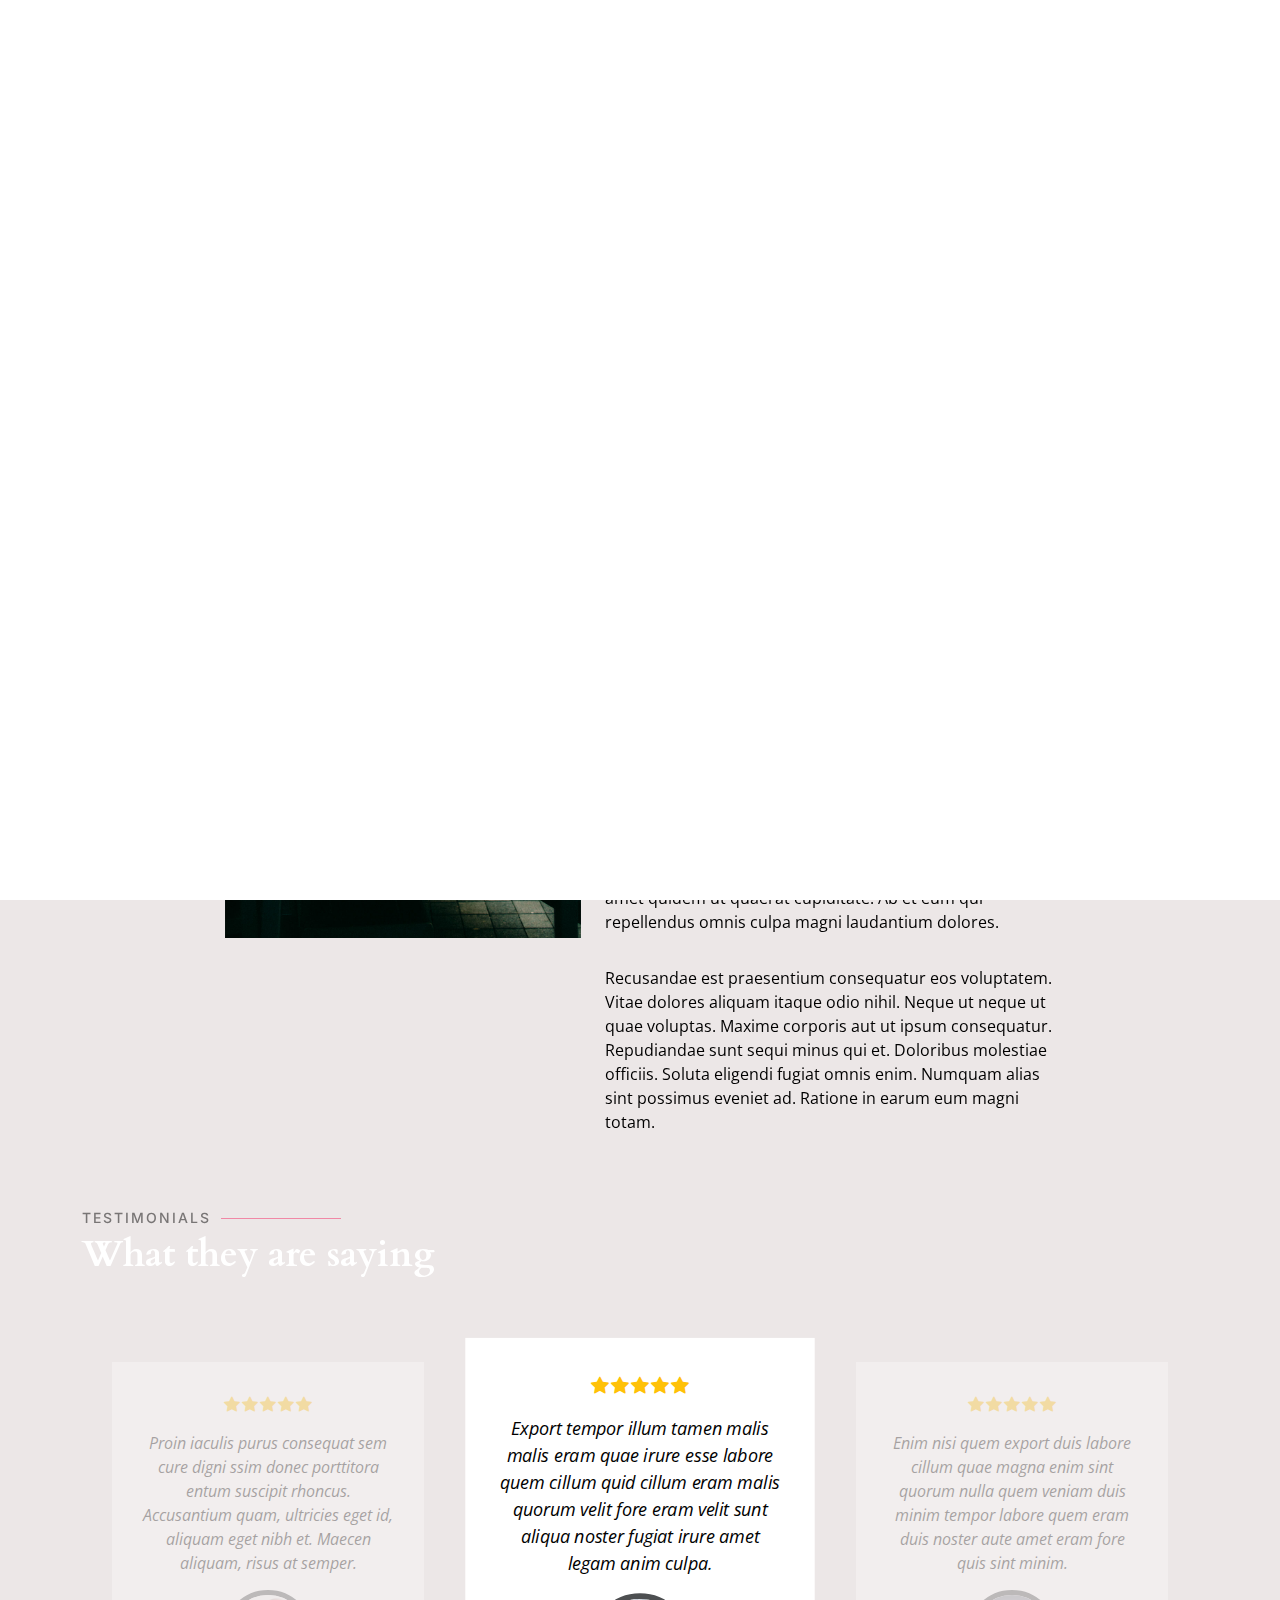
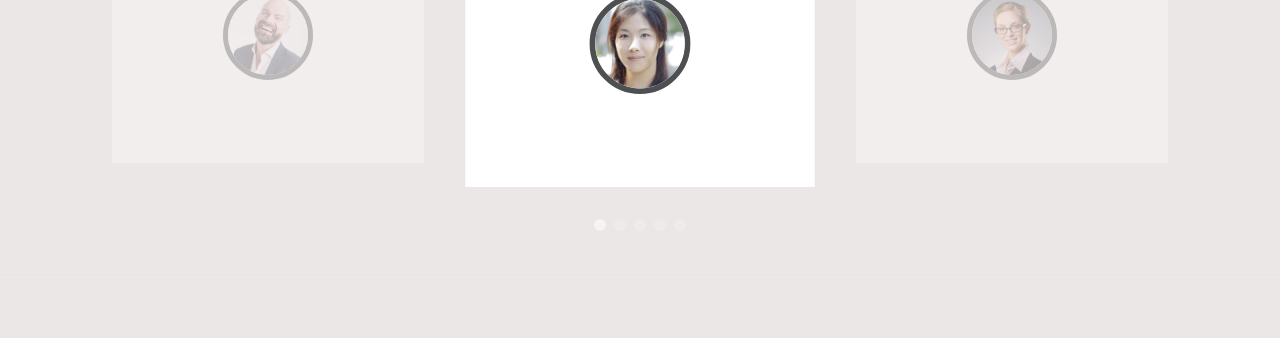
<file: about.html>
<!DOCTYPE html>
<html lang="en">

<head>
  <meta charset="utf-8">
  <meta content="width=device-width, initial-scale=1.0" name="viewport">

  <title>PhotoFolio Bootstrap Template - About</title>
  <meta content="" name="description">
  <meta content="" name="keywords">

  <!-- Favicons -->
  <link href="assets/img/favicon.png" rel="icon">
  <link href="assets/img/apple-touch-icon.png" rel="apple-touch-icon">

  <!-- Google Fonts -->
  <link rel="preconnect" href="https://fonts.googleapis.com">
  <link rel="preconnect" href="https://fonts.gstatic.com" crossorigin>
  <link href="https://fonts.googleapis.com/css2?family=Open+Sans:ital,wght@0,300;0,400;0,500;0,600;0,700;1,300;1,400;1,600;1,700&family=Inter:ital,wght@0,300;0,400;0,500;0,600;0,700;1,300;1,400;1,500;1,600;1,700&family=Cardo:ital,wght@0,400;0,700;1,400&display=swap" rel="stylesheet">

  <!-- Vendor CSS Files -->
  <link href="assets/vendor/bootstrap/css/bootstrap.min.css" rel="stylesheet">
  <link href="assets/vendor/bootstrap-icons/bootstrap-icons.css" rel="stylesheet">
  <link href="assets/vendor/swiper/swiper-bundle.min.css" rel="stylesheet">
  <link href="assets/vendor/glightbox/css/glightbox.min.css" rel="stylesheet">
  <link href="assets/vendor/aos/aos.css" rel="stylesheet">

  <!-- Template Main CSS File -->
  <link href="assets/css/main.css" rel="stylesheet">

  <!-- =======================================================
  * Template Name: PhotoFolio
  * Updated: Mar 10 2023 with Bootstrap v5.2.3
  * Template URL: https://bootstrapmade.com/photofolio-bootstrap-photography-website-template/
  * Author: BootstrapMade.com
  * License: https://bootstrapmade.com/license/
  ======================================================== -->
</head>

<body>

  <!-- ======= Header ======= -->
  <header id="header" class="header d-flex align-items-center fixed-top">
    <div class="container-fluid d-flex align-items-center justify-content-between">

      <a href="index.html" class="logo d-flex align-items-center  me-auto me-lg-0">
        <!-- Uncomment the line below if you also wish to use an image logo -->
        <!-- <img src="assets/img/logo.png" alt=""> -->
        <i class="bi bi-camera"></i>
        <h1>PhotoFolio</h1>
      </a>

      <nav id="navbar" class="navbar">
        <ul>
          <li><a href="index.html">Home</a></li>
          <li><a href="about.html" class="active">About</a></li>
          <li class="dropdown"><a href="#"><span>Gallery</span> <i class="bi bi-chevron-down dropdown-indicator"></i></a>
            <ul>
              <li><a href="gallery.html">Nature</a></li>
              <li><a href="gallery.html">People</a></li>
              <li><a href="gallery.html">Architecture</a></li>
              <li><a href="gallery.html">Animals</a></li>
              <li><a href="gallery.html">Sports</a></li>
              <li><a href="gallery.html">Travel</a></li>
              <li class="dropdown"><a href="#"><span>Sub Menu</span> <i class="bi bi-chevron-down dropdown-indicator"></i></a>
                <ul>
                  <li><a href="#">Sub Menu 1</a></li>
                  <li><a href="#">Sub Menu 2</a></li>
                  <li><a href="#">Sub Menu 3</a></li>
                </ul>
              </li>
            </ul>
          </li>
          <li><a href="services.html">Services</a></li>
          <li><a href="contact.html">Contact</a></li>
        </ul>
      </nav><!-- .navbar -->

      <div class="header-social-links">
        <a href="#" class="twitter"><i class="bi bi-twitter"></i></a>
        <a href="#" class="facebook"><i class="bi bi-facebook"></i></a>
        <a href="#" class="instagram"><i class="bi bi-instagram"></i></a>
        <a href="#" class="linkedin"><i class="bi bi-linkedin"></i></i></a>
      </div>
      <i class="mobile-nav-toggle mobile-nav-show bi bi-list"></i>
      <i class="mobile-nav-toggle mobile-nav-hide d-none bi bi-x"></i>

    </div>
  </header><!-- End Header -->

  <main id="main" data-aos="fade" data-aos-delay="1500">

    <!-- ======= End Page Header ======= -->
    <div class="page-header d-flex align-items-center">
      <div class="container position-relative">
        <div class="row d-flex justify-content-center">
          <div class="col-lg-6 text-center">
            <h2>About</h2>
            <p>Odio et unde deleniti. Deserunt numquam exercitationem. Officiis quo odio sint voluptas consequatur ut a odio voluptatem. Sit dolorum debitis veritatis natus dolores. Quasi ratione sint. Sit quaerat ipsum dolorem.</p>

            <a class="cta-btn" href="contact.html">Available for hire</a>

          </div>
        </div>
      </div>
    </div><!-- End Page Header -->

    <!-- ======= About Section ======= -->
    <section id="about" class="about">
      <div class="container">

        <div class="row gy-4 justify-content-center">
          <div class="col-lg-4">
            <img src="assets/img/profile-img.jpg" class="img-fluid" alt="">
          </div>
          <div class="col-lg-5 content">
            <h2>Professional Photographer from New York</h2>
            <p class="fst-italic py-3">
              Lorem ipsum dolor sit amet, consectetur adipiscing elit, sed do eiusmod tempor incididunt ut labore et dolore
              magna aliqua.
            </p>
            <div class="row">
              <div class="col-lg-6">
                <ul>
                  <li><i class="bi bi-chevron-right"></i> <strong>Birthday:</strong> <span>1 May 1995</span></li>
                  <li><i class="bi bi-chevron-right"></i> <strong>Website:</strong> <span>www.example.com</span></li>
                  <li><i class="bi bi-chevron-right"></i> <strong>Phone:</strong> <span>+123 456 7890</span></li>
                  <li><i class="bi bi-chevron-right"></i> <strong>City:</strong> <span>New York, USA</span></li>
                </ul>
              </div>
              <div class="col-lg-6">
                <ul>
                  <li><i class="bi bi-chevron-right"></i> <strong>Age:</strong> <span>30</span></li>
                  <li><i class="bi bi-chevron-right"></i> <strong>Degree:</strong> <span>Master</span></li>
                  <li><i class="bi bi-chevron-right"></i> <strong>PhEmailone:</strong> <span>email@example.com</span></li>
                  <li><i class="bi bi-chevron-right"></i> <strong>Freelance:</strong> <span>Available</span></li>
                </ul>
              </div>
            </div>
            <p class="py-3">
              Officiis eligendi itaque labore et dolorum mollitia officiis optio vero. Quisquam sunt adipisci omnis et ut. Nulla accusantium dolor incidunt officia tempore. Et eius omnis.
              Cupiditate ut dicta maxime officiis quidem quia. Sed et consectetur qui quia repellendus itaque neque. Aliquid amet quidem ut quaerat cupiditate. Ab et eum qui repellendus omnis culpa magni laudantium dolores.
            </p>
            <p class="m-0">
              Recusandae est praesentium consequatur eos voluptatem. Vitae dolores aliquam itaque odio nihil. Neque ut neque ut quae voluptas. Maxime corporis aut ut ipsum consequatur. Repudiandae sunt sequi minus qui et. Doloribus molestiae officiis.
              Soluta eligendi fugiat omnis enim. Numquam alias sint possimus eveniet ad. Ratione in earum eum magni totam.
            </p>
          </div>
        </div>

      </div>
    </section><!-- End About Section -->

    <!-- ======= Testimonials Section ======= -->
    <section id="testimonials" class="testimonials">
      <div class="container">

        <div class="section-header">
          <h2>Testimonials</h2>
          <p>What they are saying</p>
        </div>

        <div class="slides-3 swiper">
          <div class="swiper-wrapper">

            <div class="swiper-slide">
              <div class="testimonial-item">
                <div class="stars">
                  <i class="bi bi-star-fill"></i><i class="bi bi-star-fill"></i><i class="bi bi-star-fill"></i><i class="bi bi-star-fill"></i><i class="bi bi-star-fill"></i>
                </div>
                <p>
                  Proin iaculis purus consequat sem cure digni ssim donec porttitora entum suscipit rhoncus. Accusantium quam, ultricies eget id, aliquam eget nibh et. Maecen aliquam, risus at semper.
                </p>
                <div class="profile mt-auto">
                  <img src="assets/img/testimonials/testimonials-1.jpg" class="testimonial-img" alt="">
                  <h3>Saul Goodman</h3>
                  <h4>Ceo &amp; Founder</h4>
                </div>
              </div>
            </div><!-- End testimonial item -->

            <div class="swiper-slide">
              <div class="testimonial-item">
                <div class="stars">
                  <i class="bi bi-star-fill"></i><i class="bi bi-star-fill"></i><i class="bi bi-star-fill"></i><i class="bi bi-star-fill"></i><i class="bi bi-star-fill"></i>
                </div>
                <p>
                  Export tempor illum tamen malis malis eram quae irure esse labore quem cillum quid cillum eram malis quorum velit fore eram velit sunt aliqua noster fugiat irure amet legam anim culpa.
                </p>
                <div class="profile mt-auto">
                  <img src="assets/img/testimonials/testimonials-2.jpg" class="testimonial-img" alt="">
                  <h3>Sara Wilsson</h3>
                  <h4>Designer</h4>
                </div>
              </div>
            </div><!-- End testimonial item -->

            <div class="swiper-slide">
              <div class="testimonial-item">
                <div class="stars">
                  <i class="bi bi-star-fill"></i><i class="bi bi-star-fill"></i><i class="bi bi-star-fill"></i><i class="bi bi-star-fill"></i><i class="bi bi-star-fill"></i>
                </div>
                <p>
                  Enim nisi quem export duis labore cillum quae magna enim sint quorum nulla quem veniam duis minim tempor labore quem eram duis noster aute amet eram fore quis sint minim.
                </p>
                <div class="profile mt-auto">
                  <img src="assets/img/testimonials/testimonials-3.jpg" class="testimonial-img" alt="">
                  <h3>Jena Karlis</h3>
                  <h4>Store Owner</h4>
                </div>
              </div>
            </div><!-- End testimonial item -->

            <div class="swiper-slide">
              <div class="testimonial-item">
                <div class="stars">
                  <i class="bi bi-star-fill"></i><i class="bi bi-star-fill"></i><i class="bi bi-star-fill"></i><i class="bi bi-star-fill"></i><i class="bi bi-star-fill"></i>
                </div>
                <p>
                  Fugiat enim eram quae cillum dolore dolor amet nulla culpa multos export minim fugiat minim velit minim dolor enim duis veniam ipsum anim magna sunt elit fore quem dolore labore illum veniam.
                </p>
                <div class="profile mt-auto">
                  <img src="assets/img/testimonials/testimonials-4.jpg" class="testimonial-img" alt="">
                  <h3>Matt Brandon</h3>
                  <h4>Freelancer</h4>
                </div>
              </div>
            </div><!-- End testimonial item -->

            <div class="swiper-slide">
              <div class="testimonial-item">
                <div class="stars">
                  <i class="bi bi-star-fill"></i><i class="bi bi-star-fill"></i><i class="bi bi-star-fill"></i><i class="bi bi-star-fill"></i><i class="bi bi-star-fill"></i>
                </div>
                <p>
                  Quis quorum aliqua sint quem legam fore sunt eram irure aliqua veniam tempor noster veniam enim culpa labore duis sunt culpa nulla illum cillum fugiat legam esse veniam culpa fore nisi cillum quid.
                </p>
                <div class="profile mt-auto">
                  <img src="assets/img/testimonials/testimonials-5.jpg" class="testimonial-img" alt="">
                  <h3>John Larson</h3>
                  <h4>Entrepreneur</h4>
                </div>
              </div>
            </div><!-- End testimonial item -->

          </div>
          <div class="swiper-pagination"></div>
        </div>

      </div>
    </section><!-- End Testimonials Section -->

  </main><!-- End #main -->

  <!-- ======= Footer ======= -->
  <footer id="footer" class="footer">
    <div class="container">
      
    </div>
  </footer><!-- End Footer -->

  <a href="#" class="scroll-top d-flex align-items-center justify-content-center"><i class="bi bi-arrow-up-short"></i></a>

  <div id="preloader">
    <div class="line"></div>
  </div>

  <!-- Vendor JS Files -->
  <script src="assets/vendor/bootstrap/js/bootstrap.bundle.min.js"></script>
  <script src="assets/vendor/swiper/swiper-bundle.min.js"></script>
  <script src="assets/vendor/glightbox/js/glightbox.min.js"></script>
  <script src="assets/vendor/aos/aos.js"></script>
  <script src="assets/vendor/php-email-form/validate.js"></script>

  <!-- Template Main JS File -->
  <script src="assets/js/main.js"></script>

</body>

</html>
</file>
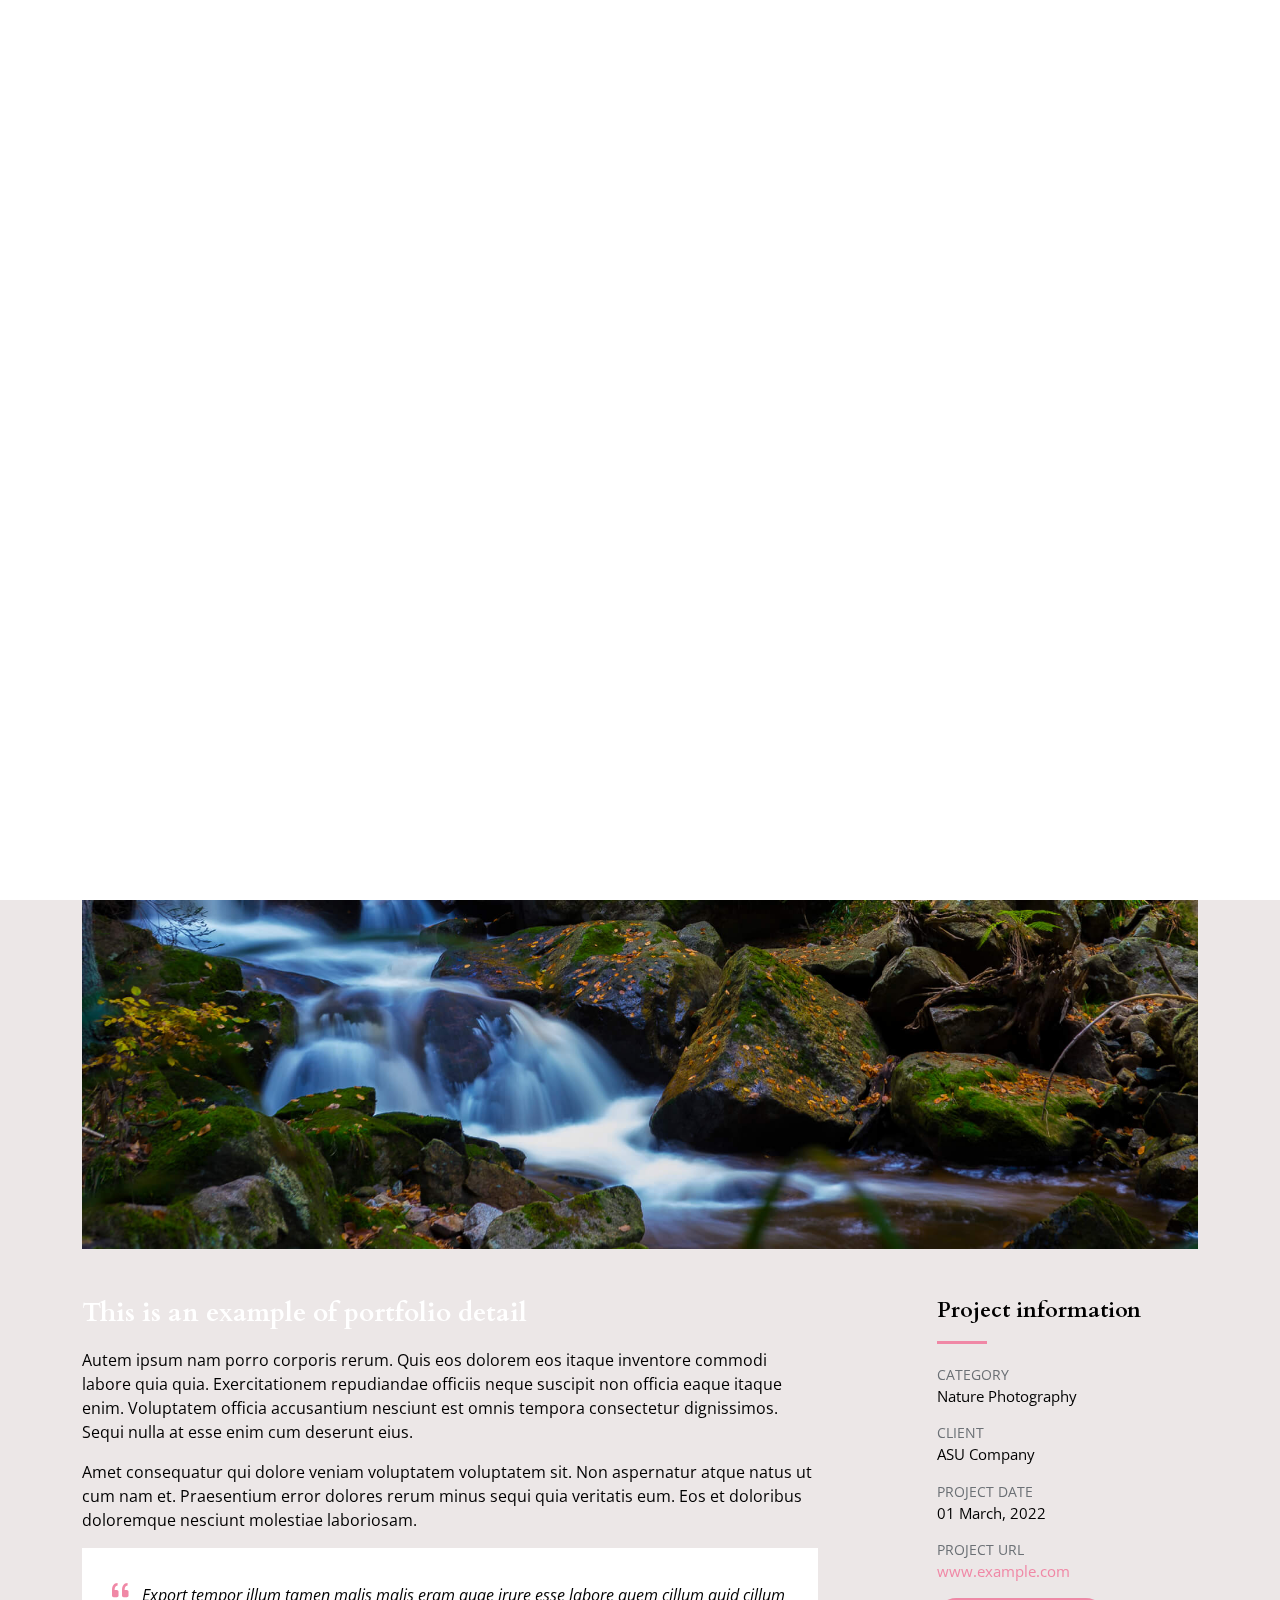
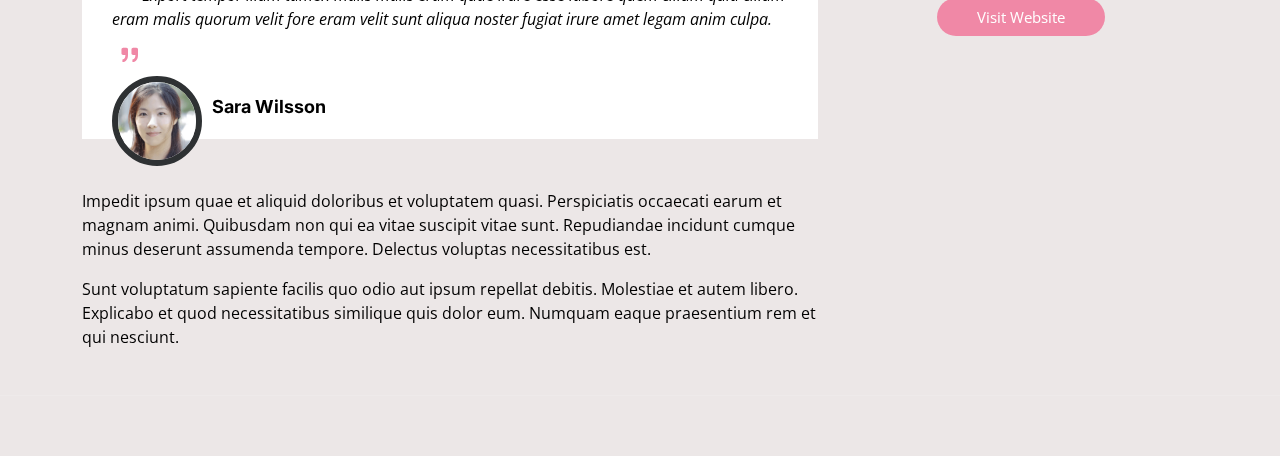
<file: gallery-single.html>
<!DOCTYPE html>
<html lang="en">
  <head>
    <meta charset="utf-8" />
    <meta content="width=device-width, initial-scale=1.0" name="viewport" />

    <title>PhotoFolio Bootstrap Template - Gallery Single</title>
    <meta content="" name="description" />
    <meta content="" name="keywords" />

    <!-- Favicons -->
    <link href="assets/img/favicon.png" rel="icon" />
    <link href="assets/img/apple-touch-icon.png" rel="apple-touch-icon" />

    <!-- Google Fonts -->
    <link rel="preconnect" href="https://fonts.googleapis.com" />
    <link rel="preconnect" href="https://fonts.gstatic.com" crossorigin />
    <link
      href="https://fonts.googleapis.com/css2?family=Open+Sans:ital,wght@0,300;0,400;0,500;0,600;0,700;1,300;1,400;1,600;1,700&family=Inter:ital,wght@0,300;0,400;0,500;0,600;0,700;1,300;1,400;1,500;1,600;1,700&family=Cardo:ital,wght@0,400;0,700;1,400&display=swap"
      rel="stylesheet"
    />

    <!-- Vendor CSS Files -->
    <link
      href="assets/vendor/bootstrap/css/bootstrap.min.css"
      rel="stylesheet"
    />
    <link
      href="assets/vendor/bootstrap-icons/bootstrap-icons.css"
      rel="stylesheet"
    />
    <link href="assets/vendor/swiper/swiper-bundle.min.css" rel="stylesheet" />
    <link
      href="assets/vendor/glightbox/css/glightbox.min.css"
      rel="stylesheet"
    />
    <link href="assets/vendor/aos/aos.css" rel="stylesheet" />

    <!-- Template Main CSS File -->
    <link href="assets/css/main.css" rel="stylesheet" />

    <!-- =======================================================
  * Template Name: PhotoFolio
  * Updated: Mar 10 2023 with Bootstrap v5.2.3
  * Template URL: https://bootstrapmade.com/photofolio-bootstrap-photography-website-template/
  * Author: BootstrapMade.com
  * License: https://bootstrapmade.com/license/
  ======================================================== -->
  </head>

  <body>
    <!-- ======= Header ======= -->
    <header id="header" class="header d-flex align-items-center fixed-top">
      <div
        class="container-fluid d-flex align-items-center justify-content-between"
      >
        <a
          href="index.html"
          class="logo d-flex align-items-center me-auto me-lg-0"
        >
          <!-- Uncomment the line below if you also wish to use an image logo -->
          <!-- <img src="assets/img/logo.png" alt=""> -->
          <i class="bi bi-camera"></i>
          <h1>PhotoFolio</h1>
        </a>

        <nav id="navbar" class="navbar">
          <ul>
            <li><a href="index.html">Home</a></li>
            <li><a href="about.html">About</a></li>
            <li class="dropdown">
              <a href="#"
                ><span>Gallery</span>
                <i class="bi bi-chevron-down dropdown-indicator"></i
              ></a>
              <ul>
                <li><a href="gallery.html" class="active">Nature</a></li>
                <li><a href="gallery.html">People</a></li>
                <li><a href="gallery.html">Architecture</a></li>
                <li><a href="gallery.html">Animals</a></li>
                <li><a href="gallery.html">Sports</a></li>
                <li><a href="gallery.html">Travel</a></li>
                <li class="dropdown">
                  <a href="#"
                    ><span>Sub Menu</span>
                    <i class="bi bi-chevron-down dropdown-indicator"></i
                  ></a>
                  <ul>
                    <li><a href="#">Sub Menu 1</a></li>
                    <li><a href="#">Sub Menu 2</a></li>
                    <li><a href="#">Sub Menu 3</a></li>
                  </ul>
                </li>
              </ul>
            </li>
            <li><a href="services.html">Services</a></li>
            <li><a href="contact.html">Contact</a></li>
          </ul>
        </nav>
        <!-- .navbar -->

        <i class="mobile-nav-toggle mobile-nav-show bi bi-list"></i>
        <i class="mobile-nav-toggle mobile-nav-hide d-none bi bi-x"></i>
      </div>
    </header>
    <!-- End Header -->

    <main id="main" data-aos="fade" data-aos-delay="1500">
      <!-- ======= End Page Header ======= -->
      <div class="page-header d-flex align-items-center">
        <div class="container position-relative">
          <div class="row d-flex justify-content-center">
            <div class="col-lg-6 text-center">
              <h2>Gallery Single</h2>
              <p>
                Odio et unde deleniti. Deserunt numquam exercitationem. Officiis
                quo odio sint voluptas consequatur ut a odio voluptatem. Sit
                dolorum debitis veritatis natus dolores. Quasi ratione sint. Sit
                quaerat ipsum dolorem.
              </p>

              <a class="cta-btn" href="contact.html">Available for hire</a>
            </div>
          </div>
        </div>
      </div>
      <!-- End Page Header -->

      <!-- ======= Gallery Single Section ======= -->
      <section id="gallery-single" class="gallery-single">
        <div class="container">
          <div class="position-relative h-100">
            <div class="slides-1 portfolio-details-slider swiper">
              <div class="swiper-wrapper align-items-center">
                <div class="swiper-slide">
                  <img src="assets/img/gallery/gallery-13.jpg" alt="" />
                </div>
              </div>
              <div class="swiper-pagination"></div>
            </div>
            <div class="swiper-button-prev"></div>
            <div class="swiper-button-next"></div>
          </div>

          <div class="row justify-content-between gy-4 mt-4">
            <div class="col-lg-8">
              <div class="portfolio-description">
                <h2>This is an example of portfolio detail</h2>
                <p>
                  Autem ipsum nam porro corporis rerum. Quis eos dolorem eos
                  itaque inventore commodi labore quia quia. Exercitationem
                  repudiandae officiis neque suscipit non officia eaque itaque
                  enim. Voluptatem officia accusantium nesciunt est omnis
                  tempora consectetur dignissimos. Sequi nulla at esse enim cum
                  deserunt eius.
                </p>
                <p>
                  Amet consequatur qui dolore veniam voluptatem voluptatem sit.
                  Non aspernatur atque natus ut cum nam et. Praesentium error
                  dolores rerum minus sequi quia veritatis eum. Eos et doloribus
                  doloremque nesciunt molestiae laboriosam.
                </p>

                <div class="testimonial-item">
                  <p>
                    <i class="bi bi-quote quote-icon-left"></i>
                    Export tempor illum tamen malis malis eram quae irure esse
                    labore quem cillum quid cillum eram malis quorum velit fore
                    eram velit sunt aliqua noster fugiat irure amet legam anim
                    culpa.
                    <i class="bi bi-quote quote-icon-right"></i>
                  </p>
                  <div>
                    <img
                      src="assets/img/testimonials/testimonials-2.jpg"
                      class="testimonial-img"
                      alt=""
                    />
                    <h3>Sara Wilsson</h3>
                    <h4>Designer</h4>
                  </div>
                </div>

                <p>
                  Impedit ipsum quae et aliquid doloribus et voluptatem quasi.
                  Perspiciatis occaecati earum et magnam animi. Quibusdam non
                  qui ea vitae suscipit vitae sunt. Repudiandae incidunt cumque
                  minus deserunt assumenda tempore. Delectus voluptas
                  necessitatibus est.
                </p>

                <p>
                  Sunt voluptatum sapiente facilis quo odio aut ipsum repellat
                  debitis. Molestiae et autem libero. Explicabo et quod
                  necessitatibus similique quis dolor eum. Numquam eaque
                  praesentium rem et qui nesciunt.
                </p>
              </div>
            </div>

            <div class="col-lg-3">
              <div class="portfolio-info">
                <h3>Project information</h3>
                <ul>
                  <li>
                    <strong>Category</strong> <span>Nature Photography</span>
                  </li>
                  <li><strong>Client</strong> <span>ASU Company</span></li>
                  <li>
                    <strong>Project date</strong> <span>01 March, 2022</span>
                  </li>
                  <li>
                    <strong>Project URL</strong> <a href="#">www.example.com</a>
                  </li>
                  <li>
                    <a href="#" class="btn-visit align-self-start"
                      >Visit Website</a
                    >
                  </li>
                </ul>
              </div>
            </div>
          </div>
        </div>
      </section>
      <!-- End Gallery Single Section -->
    </main>
    <!-- End #main -->

    <!-- ======= Footer ======= -->
    <footer id="footer" class="footer">
      <div class="container"></div>
    </footer>
    <!-- End Footer -->

    <a
      href="#"
      class="scroll-top d-flex align-items-center justify-content-center"
      ><i class="bi bi-arrow-up-short"></i
    ></a>

    <div id="preloader">
      <div class="line"></div>
    </div>

    <!-- Vendor JS Files -->
    <script src="assets/vendor/bootstrap/js/bootstrap.bundle.min.js"></script>
    <script src="assets/vendor/swiper/swiper-bundle.min.js"></script>
    <script src="assets/vendor/glightbox/js/glightbox.min.js"></script>
    <script src="assets/vendor/aos/aos.js"></script>
    <script src="assets/vendor/php-email-form/validate.js"></script>

    <!-- Template Main JS File -->
    <script src="assets/js/main.js"></script>
  </body>
</html>
</file>
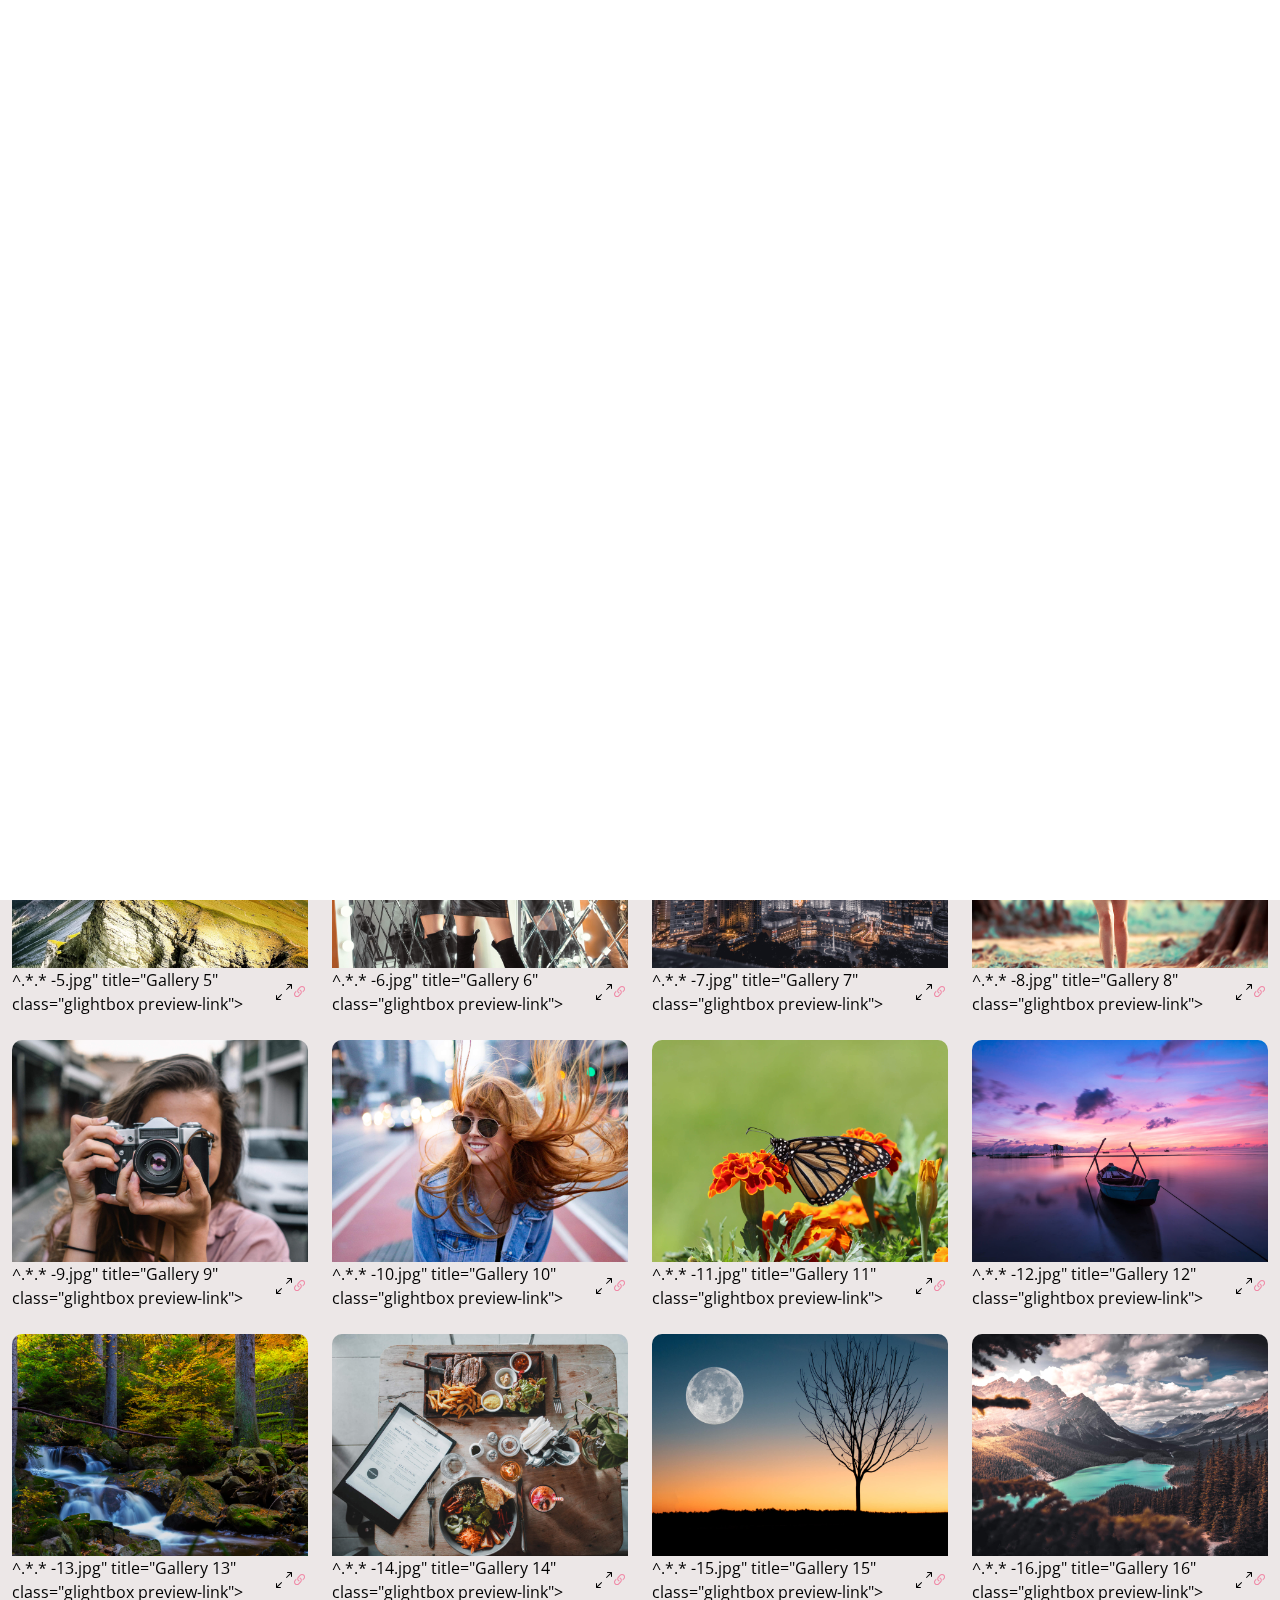
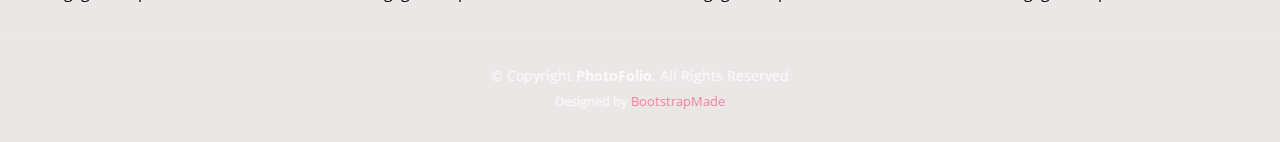
<file: gallery.html>
<!DOCTYPE html>
<html lang="en">

<head>
  <meta charset="utf-8">
  <meta content="width=device-width, initial-scale=1.0" name="viewport">

  <title>PhotoFolio Bootstrap Template - Gallery</title>
  <meta content="" name="description">
  <meta content="" name="keywords">

  <!-- Favicons -->
  <link href="assets/img/favicon.png" rel="icon">
  <link href="assets/img/apple-touch-icon.png" rel="apple-touch-icon">

  <!-- Google Fonts -->
  <link rel="preconnect" href="https://fonts.googleapis.com">
  <link rel="preconnect" href="https://fonts.gstatic.com" crossorigin>
  <link href="https://fonts.googleapis.com/css2?family=Open+Sans:ital,wght@0,300;0,400;0,500;0,600;0,700;1,300;1,400;1,600;1,700&family=Inter:ital,wght@0,300;0,400;0,500;0,600;0,700;1,300;1,400;1,500;1,600;1,700&family=Cardo:ital,wght@0,400;0,700;1,400&display=swap" rel="stylesheet">

  <!-- Vendor CSS Files -->
  <link href="assets/vendor/bootstrap/css/bootstrap.min.css" rel="stylesheet">
  <link href="assets/vendor/bootstrap-icons/bootstrap-icons.css" rel="stylesheet">
  <link href="assets/vendor/swiper/swiper-bundle.min.css" rel="stylesheet">
  <link href="assets/vendor/glightbox/css/glightbox.min.css" rel="stylesheet">
  <link href="assets/vendor/aos/aos.css" rel="stylesheet">

  <!-- Template Main CSS File -->
  <link href="assets/css/main.css" rel="stylesheet">

  <!-- =======================================================
  * Template Name: PhotoFolio
  * Updated: Mar 10 2023 with Bootstrap v5.2.3
  * Template URL: https://bootstrapmade.com/photofolio-bootstrap-photography-website-template/
  * Author: BootstrapMade.com
  * License: https://bootstrapmade.com/license/
  ======================================================== -->
</head>

<body>

  <!-- ======= Header ======= -->
  <header id="header" class="header d-flex align-items-center fixed-top">
    <div class="container-fluid d-flex align-items-center justify-content-between">

      <a href="index.html" class="logo d-flex align-items-center  me-auto me-lg-0">
        <!-- Uncomment the line below if you also wish to use an image logo -->
        <!-- <img src="assets/img/logo.png" alt=""> -->
        <i class="bi bi-camera"></i>
        <h1>PhotoFolio</h1>
      </a>

      <nav id="navbar" class="navbar">
        <ul>
          <li><a href="index.html">Home</a></li>
          <li><a href="about.html">About</a></li>
          <li class="dropdown"><a href="#" class="active"><span>Gallery</span> <i class="bi bi-chevron-down dropdown-indicator"></i></a>
            <ul>
              <li><a href="gallery.html">Nature</a></li>
              <li><a href="gallery.html">People</a></li>
              <li><a href="gallery.html">Architecture</a></li>
              <li><a href="gallery.html">Animals</a></li>
              <li><a href="gallery.html">Sports</a></li>
              <li><a href="gallery.html">Travel</a></li>
              <li class="dropdown"><a href="#"><span>Sub Menu</span> <i class="bi bi-chevron-down dropdown-indicator"></i></a>
                <ul>
                  <li><a href="#">Sub Menu 1</a></li>
                  <li><a href="#">Sub Menu 2</a></li>
                  <li><a href="#">Sub Menu 3</a></li>
                </ul>
              </li>
            </ul>
          </li>
          <li><a href="services.html">Services</a></li>
          <li><a href="contact.html">Contact</a></li>
        </ul>
      </nav><!-- .navbar -->

      
      <i class="mobile-nav-toggle mobile-nav-show bi bi-list"></i>
      <i class="mobile-nav-toggle mobile-nav-hide d-none bi bi-x"></i>

    </div>
  </header><!-- End Header -->

  <main id="main" data-aos="fade" data-aos-delay="1500">

    <!-- ======= End Page Header ======= -->
    <div class="page-header d-flex align-items-center">
      <div class="container position-relative">
        <div class="row d-flex justify-content-center">
          <div class="col-lg-6 text-center">
            <h2>Nature (16 images)</h2>
            <p>Odio et unde deleniti. Deserunt numquam exercitationem. Officiis quo odio sint voluptas consequatur ut a odio voluptatem. Sit dolorum debitis veritatis natus dolores. Quasi ratione sint. Sit quaerat ipsum dolorem.</p>

            <a class="cta-btn" href="contact.html">Available for hire</a>

          </div>
        </div>
      </div>
    </div><!-- End Page Header -->

    <!-- ======= Gallery Section ======= -->
    <section id="gallery" class="gallery">
      <div class="container-fluid">

        <div class="row gy-4 justify-content-center">
          <div class="col-xl-3 col-lg-4 col-md-6">
            <div class="gallery-item h-100">
              <img src="assets/img/gallery/gallery-1.jpg" class="img-fluid" alt="">
              <div class="gallery-links d-flex align-items-center justify-content-center">
                ^.*.*
-1.jpg" title="Gallery 1" class="glightbox preview-link"><i class="bi bi-arrows-angle-expand"></i></a>
                <a href="gallery-single.html" class="details-link"><i class="bi bi-link-45deg"></i></a>
              </div>
            </div>
          </div><!-- End Gallery Item -->
          <div class="col-xl-3 col-lg-4 col-md-6">
            <div class="gallery-item h-100">
              <img src="assets/img/gallery/gallery-2.jpg" class="img-fluid" alt="">
              <div class="gallery-links d-flex align-items-center justify-content-center">
                ^.*.*
-2.jpg" title="Gallery 2" class="glightbox preview-link"><i class="bi bi-arrows-angle-expand"></i></a>
                <a href="gallery-single.html" class="details-link"><i class="bi bi-link-45deg"></i></a>
              </div>
            </div>
          </div><!-- End Gallery Item -->
          <div class="col-xl-3 col-lg-4 col-md-6">
            <div class="gallery-item h-100">
              <img src="assets/img/gallery/gallery-3.jpg" class="img-fluid" alt="">
              <div class="gallery-links d-flex align-items-center justify-content-center">
                ^.*.*
-3.jpg" title="Gallery 3" class="glightbox preview-link"><i class="bi bi-arrows-angle-expand"></i></a>
                <a href="gallery-single.html" class="details-link"><i class="bi bi-link-45deg"></i></a>
              </div>
            </div>
          </div><!-- End Gallery Item -->
          <div class="col-xl-3 col-lg-4 col-md-6">
            <div class="gallery-item h-100">
              <img src="assets/img/gallery/gallery-4.jpg" class="img-fluid" alt="">
              <div class="gallery-links d-flex align-items-center justify-content-center">
                ^.*.*
-4.jpg" title="Gallery 4" class="glightbox preview-link"><i class="bi bi-arrows-angle-expand"></i></a>
                <a href="gallery-single.html" class="details-link"><i class="bi bi-link-45deg"></i></a>
              </div>
            </div>
          </div><!-- End Gallery Item -->
          <div class="col-xl-3 col-lg-4 col-md-6">
            <div class="gallery-item h-100">
              <img src="assets/img/gallery/gallery-5.jpg" class="img-fluid" alt="">
              <div class="gallery-links d-flex align-items-center justify-content-center">
                ^.*.*
-5.jpg" title="Gallery 5" class="glightbox preview-link"><i class="bi bi-arrows-angle-expand"></i></a>
                <a href="gallery-single.html" class="details-link"><i class="bi bi-link-45deg"></i></a>
              </div>
            </div>
          </div><!-- End Gallery Item -->
          <div class="col-xl-3 col-lg-4 col-md-6">
            <div class="gallery-item h-100">
              <img src="assets/img/gallery/gallery-6.jpg" class="img-fluid" alt="">
              <div class="gallery-links d-flex align-items-center justify-content-center">
                ^.*.*
-6.jpg" title="Gallery 6" class="glightbox preview-link"><i class="bi bi-arrows-angle-expand"></i></a>
                <a href="gallery-single.html" class="details-link"><i class="bi bi-link-45deg"></i></a>
              </div>
            </div>
          </div><!-- End Gallery Item -->
          <div class="col-xl-3 col-lg-4 col-md-6">
            <div class="gallery-item h-100">
              <img src="assets/img/gallery/gallery-7.jpg" class="img-fluid" alt="">
              <div class="gallery-links d-flex align-items-center justify-content-center">
                ^.*.*
-7.jpg" title="Gallery 7" class="glightbox preview-link"><i class="bi bi-arrows-angle-expand"></i></a>
                <a href="gallery-single.html" class="details-link"><i class="bi bi-link-45deg"></i></a>
              </div>
            </div>
          </div><!-- End Gallery Item -->
          <div class="col-xl-3 col-lg-4 col-md-6">
            <div class="gallery-item h-100">
              <img src="assets/img/gallery/gallery-8.jpg" class="img-fluid" alt="">
              <div class="gallery-links d-flex align-items-center justify-content-center">
                ^.*.*
-8.jpg" title="Gallery 8" class="glightbox preview-link"><i class="bi bi-arrows-angle-expand"></i></a>
                <a href="gallery-single.html" class="details-link"><i class="bi bi-link-45deg"></i></a>
              </div>
            </div>
          </div><!-- End Gallery Item -->
          <div class="col-xl-3 col-lg-4 col-md-6">
            <div class="gallery-item h-100">
              <img src="assets/img/gallery/gallery-9.jpg" class="img-fluid" alt="">
              <div class="gallery-links d-flex align-items-center justify-content-center">
                ^.*.*
-9.jpg" title="Gallery 9" class="glightbox preview-link"><i class="bi bi-arrows-angle-expand"></i></a>
                <a href="gallery-single.html" class="details-link"><i class="bi bi-link-45deg"></i></a>
              </div>
            </div>
          </div><!-- End Gallery Item -->
          <div class="col-xl-3 col-lg-4 col-md-6">
            <div class="gallery-item h-100">
              <img src="assets/img/gallery/gallery-10.jpg" class="img-fluid" alt="">
              <div class="gallery-links d-flex align-items-center justify-content-center">
                ^.*.*
-10.jpg" title="Gallery 10" class="glightbox preview-link"><i class="bi bi-arrows-angle-expand"></i></a>
                <a href="gallery-single.html" class="details-link"><i class="bi bi-link-45deg"></i></a>
              </div>
            </div>
          </div><!-- End Gallery Item -->
          <div class="col-xl-3 col-lg-4 col-md-6">
            <div class="gallery-item h-100">
              <img src="assets/img/gallery/gallery-11.jpg" class="img-fluid" alt="">
              <div class="gallery-links d-flex align-items-center justify-content-center">
                ^.*.*
-11.jpg" title="Gallery 11" class="glightbox preview-link"><i class="bi bi-arrows-angle-expand"></i></a>
                <a href="gallery-single.html" class="details-link"><i class="bi bi-link-45deg"></i></a>
              </div>
            </div>
          </div><!-- End Gallery Item -->
          <div class="col-xl-3 col-lg-4 col-md-6">
            <div class="gallery-item h-100">
              <img src="assets/img/gallery/gallery-12.jpg" class="img-fluid" alt="">
              <div class="gallery-links d-flex align-items-center justify-content-center">
                ^.*.*
-12.jpg" title="Gallery 12" class="glightbox preview-link"><i class="bi bi-arrows-angle-expand"></i></a>
                <a href="gallery-single.html" class="details-link"><i class="bi bi-link-45deg"></i></a>
              </div>
            </div>
          </div><!-- End Gallery Item -->
          <div class="col-xl-3 col-lg-4 col-md-6">
            <div class="gallery-item h-100">
              <img src="assets/img/gallery/gallery-13.jpg" class="img-fluid" alt="">
              <div class="gallery-links d-flex align-items-center justify-content-center">
                ^.*.*
-13.jpg" title="Gallery 13" class="glightbox preview-link"><i class="bi bi-arrows-angle-expand"></i></a>
                <a href="gallery-single.html" class="details-link"><i class="bi bi-link-45deg"></i></a>
              </div>
            </div>
          </div><!-- End Gallery Item -->
          <div class="col-xl-3 col-lg-4 col-md-6">
            <div class="gallery-item h-100">
              <img src="assets/img/gallery/gallery-14.jpg" class="img-fluid" alt="">
              <div class="gallery-links d-flex align-items-center justify-content-center">
                ^.*.*
-14.jpg" title="Gallery 14" class="glightbox preview-link"><i class="bi bi-arrows-angle-expand"></i></a>
                <a href="gallery-single.html" class="details-link"><i class="bi bi-link-45deg"></i></a>
              </div>
            </div>
          </div><!-- End Gallery Item -->
          <div class="col-xl-3 col-lg-4 col-md-6">
            <div class="gallery-item h-100">
              <img src="assets/img/gallery/gallery-15.jpg" class="img-fluid" alt="">
              <div class="gallery-links d-flex align-items-center justify-content-center">
                ^.*.*
-15.jpg" title="Gallery 15" class="glightbox preview-link"><i class="bi bi-arrows-angle-expand"></i></a>
                <a href="gallery-single.html" class="details-link"><i class="bi bi-link-45deg"></i></a>
              </div>
            </div>
          </div><!-- End Gallery Item -->
          <div class="col-xl-3 col-lg-4 col-md-6">
            <div class="gallery-item h-100">
              <img src="assets/img/gallery/gallery-16.jpg" class="img-fluid" alt="">
              <div class="gallery-links d-flex align-items-center justify-content-center">
                ^.*.*
-16.jpg" title="Gallery 16" class="glightbox preview-link"><i class="bi bi-arrows-angle-expand"></i></a>
                <a href="gallery-single.html" class="details-link"><i class="bi bi-link-45deg"></i></a>
              </div>
            </div>
          </div><!-- End Gallery Item -->

        </div>

      </div>
    </section><!-- End Gallery Section -->

  </main><!-- End #main -->

  <!-- ======= Footer ======= -->
  <footer id="footer" class="footer">
    <div class="container">
      <div class="copyright">
        &copy; Copyright <strong><span>PhotoFolio</span></strong>. All Rights Reserved
      </div>
      <div class="credits">
        <!-- All the links in the footer should remain intact. -->
        <!-- You can delete the links only if you purchased the pro version. -->
        <!-- Licensing information: https://bootstrapmade.com/license/ -->
        <!-- Purchase the pro version with working PHP/AJAX contact form: https://bootstrapmade.com/photofolio-bootstrap-photography-website-template/ -->
        Designed by <a href="https://bootstrapmade.com/">BootstrapMade</a>
      </div>
    </div>
  </footer><!-- End Footer -->

  <a href="#" class="scroll-top d-flex align-items-center justify-content-center"><i class="bi bi-arrow-up-short"></i></a>

  <div id="preloader">
    <div class="line"></div>
  </div>

  <!-- Vendor JS Files -->
  <script src="assets/vendor/bootstrap/js/bootstrap.bundle.min.js"></script>
  <script src="assets/vendor/swiper/swiper-bundle.min.js"></script>
  <script src="assets/vendor/glightbox/js/glightbox.min.js"></script>
  <script src="assets/vendor/aos/aos.js"></script>
  <script src="assets/vendor/php-email-form/validate.js"></script>

  <!-- Template Main JS File -->
  <script src="assets/js/main.js"></script>

</body>

</html>
</file>
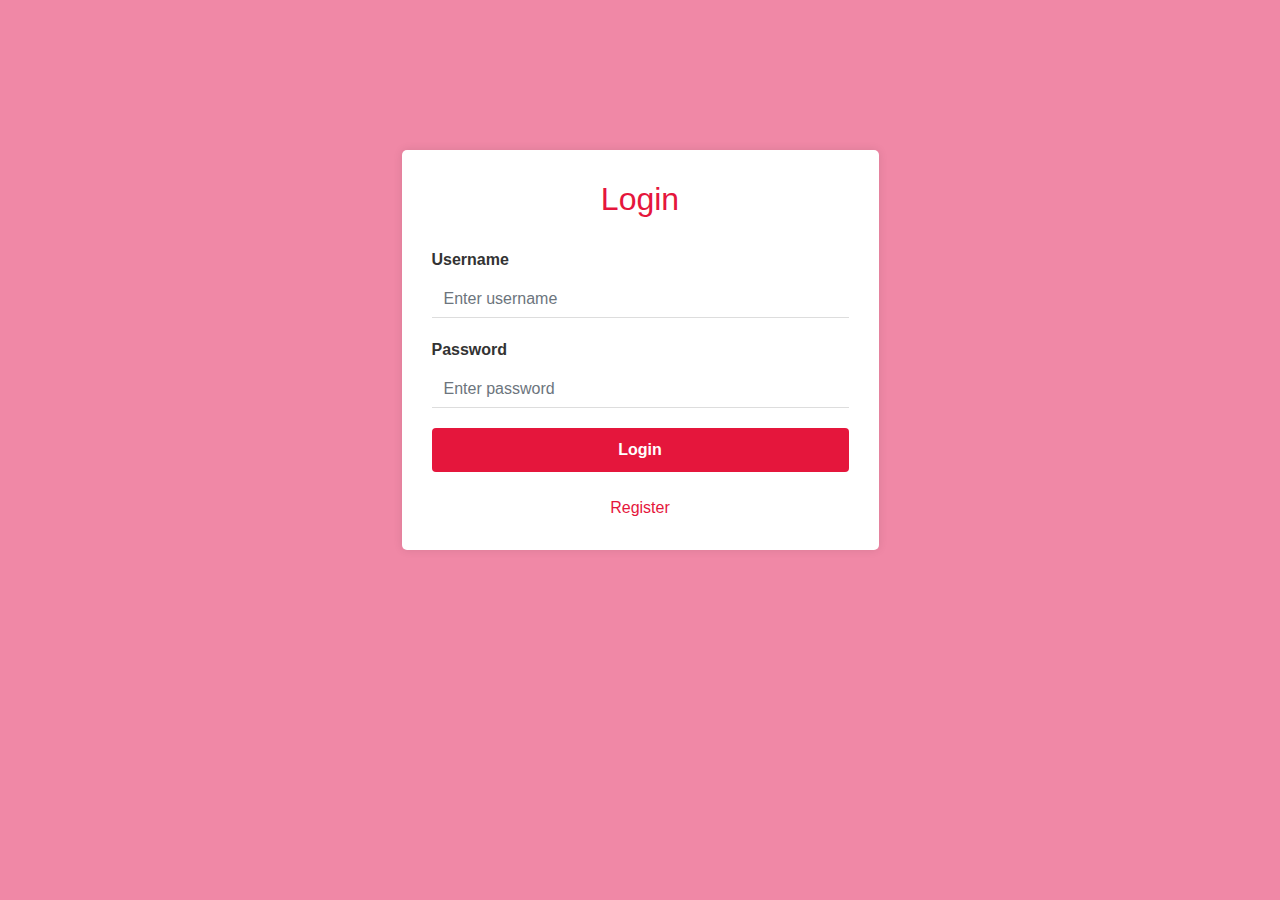
<file: login2.html>
<!DOCTYPE html>
<html lang="en">
  <head>
    <meta charset="UTF-8" />
    <title>Login - Gallery Website</title>
    <link
      rel="stylesheet"
      href="https://maxcdn.bootstrapcdn.com/bootstrap/4.5.2/css/bootstrap.min.css"
    />
    <style>
      body {
        background-color: #f088a6;
        font-family: Arial, sans-serif;
      }

      .login-container {
        margin-top: 150px;
        max-width: 477px;
        margin-left: auto;
        margin-right: auto;
        padding: 30px;
        background-color: #ffffff;
        border-radius: 5px;
        box-shadow: 0px 0px 10px rgba(0, 0, 0, 0.1);
      }

      .login-container h2 {
        text-align: center;
        margin-bottom: 30px;
        color: #e5163c;
      }

      .form-group {
        margin-bottom: 20px;
      }

      .form-group label {
        font-weight: bold;
        color: #333333;
      }

      .form-control {
        border: none;
        border-bottom: 1px solid #dddddd;
        border-radius: 0;
      }

      .form-control:focus {
        box-shadow: none;
        border-bottom: 2px solid #e5163c;
      }

      .btn-login {
        background-color: #e5163c;
        border: none;
        color: #ffffff;
        padding: 10px 20px;
        font-size: 16px;
        font-weight: bold;
        cursor: pointer;
        transition: background-color 0.3s ease;
        width: 100%;
      }

      .btn-login:hover {
        background-color: #bf1230;
      }

      .btn-register {
        color: #e5163c;
        text-decoration: none;
        transition: color 0.3s ease;
      }

      .btn-register:hover {
        color: #bf1230;
      }
    </style>
  </head>

  <body>
    <div class="container">
      <div class="row justify-content-center">
        <div class="col-lg-6 col-md-8 col-sm-10">
          <div class="login-container">
            <h2>Login</h2>
            <form>
              <div class="form-group">
                <label for="username">Username</label>
                <input
                  type="text"
                  class="form-control"
                  id="username"
                  placeholder="Enter username"
                />
              </div>
              <div class="form-group">
                <label for="password">Password</label>
                <input
                  type="password"
                  class="form-control"
                  id="password"
                  placeholder="Enter password"
                />
              </div>
              <button type="submit" class="btn btn-login">Login</button>
            </form>
            <div class="text-center mt-4">
              <a href="#" class="btn-register">Register</a>
            </div>
          </div>
        </div>
      </div>
    </div>
  </body>
</html>
</file>
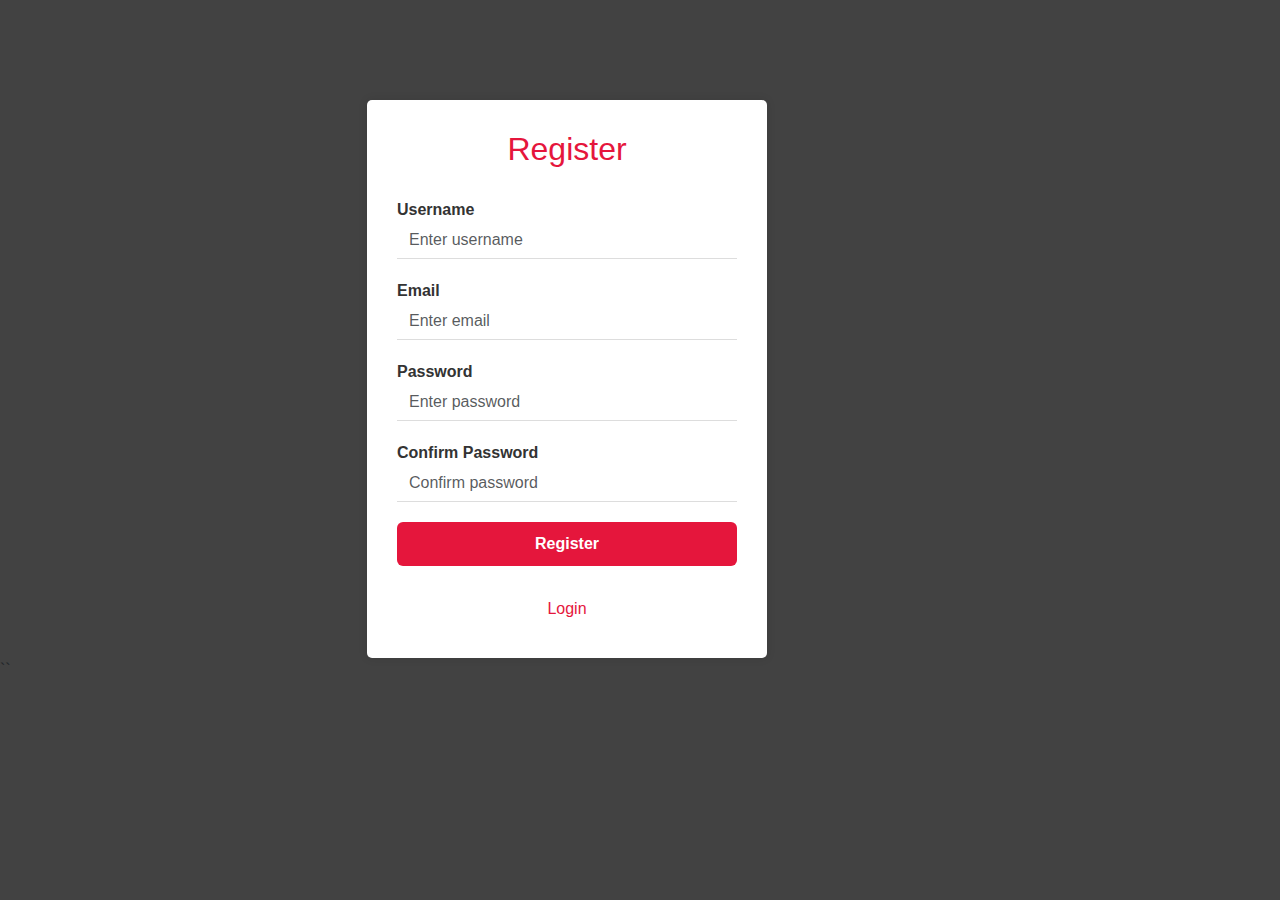
<file: register.html>
<!DOCTYPE html>
<html lang="en">
  <head>
    <meta charset="UTF-8" />
    <title>Register - Gallery Website</title>
    <link
      rel="stylesheet"
      href="https://cdn.jsdelivr.net/npm/bootstrap@5.1.1/dist/css/bootstrap.min.css"
    />
    <style>
      body {
        background-color: #424242;
        font-family: Arial, sans-serif;
      }

      .register-container {
        margin-top: 100px;
        max-width: 400px;
        padding: 30px;
        background-color: #ffffff;
        border-radius: 5px;
        box-shadow: 0px 0px 10px rgba(0, 0, 0, 0.1);
      }

      .register-container h2 {
        text-align: center;
        margin-bottom: 30px;
        color: #e5163c;
      }

      .form-group {
        margin-bottom: 20px;
      }

      .form-group label {
        font-weight: bold;
        color: #333333;
      }

      .form-control {
        border: none;
        border-bottom: 1px solid #dddddd;
        border-radius: 0;
      }

      .form-control:focus {
        box-shadow: none;
        border-bottom: 2px solid #e5163c;
      }

      .btn-register {
        background-color: #e5163c;
        border: none;
        color: #ffffff;
        padding: 10px 20px;
        font-size: 16px;
        font-weight: bold;
        cursor: pointer;
        transition: background-color 0.3s ease;
        width: 100%;
      }

      .btn-register:hover {
        background-color: #bf1230;
      }

      .btn-login {
        color: #e5163c;
        text-decoration: none;
        transition: color 0.3s ease;
      }

      .btn-login:hover {
        color: #bf1230;
      }
    </style>
  </head>

  <body>
    <div class="container">
      <div class="row justify-content-center">
        <div class="col-lg-6 col-md-8 col-sm-10">
          <div class="register-container">
            <h2>Register</h2>
            <form>
              <div class="form-group">
                <label for="username">Username</label>
                <input
                  type="text"
                  class="form-control"
                  id="username"
                  placeholder="Enter username"
                />
              </div>
              <div class="form-group">
                <label for="email">Email</label>
                <input
                  type="email"
                  class="form-control"
                  id="email"
                  placeholder="Enter email"
                />
              </div>
              <div class="form-group">
                <label for="password">Password</label>
                <input
                  type="password"
                  class="form-control"
                  id="password"
                  placeholder="Enter password"
                />
              </div>
              <div class="form-group">
                <label for="confirm-password">Confirm Password</label>
                <input
                  type="password"
                  class="form-control"
                  id="confirm-password"
                  placeholder="Confirm password"
                  onmouseleave="checkPassword()"
                />
              </div>
              <div id="passerror" style="display: none">
                <p class="error alert alert-danger" role="alert">
                  les mots de passes ne sont pas conformes
                </p>
              </div>
              <button type="submit" class="btn btn-register">Register</button>
            </form>
            <div class="text-center mt-4">
              <a href="#" class="btn btn-login">Login</a>
            </div>
          </div>
        </div>
      </div>
    </div>
  </body>
  <script>
    // 👇 pass the form into the function as a parameter
    function checkPassword(form) {
      // 👇 get passwords from the field using their name attribute
      const password = document.getElementById("password").value;
      const confirmPassword = document.getElementById("confirm-password").value;
      const divv = document.getElementById("passerror");

      // 👇 check if both match using if-else condition
      if (password != confirmPassword) {
        divv.style.display = "block";
        return false;
      }
    }
  </script>
</html>
``
</file>
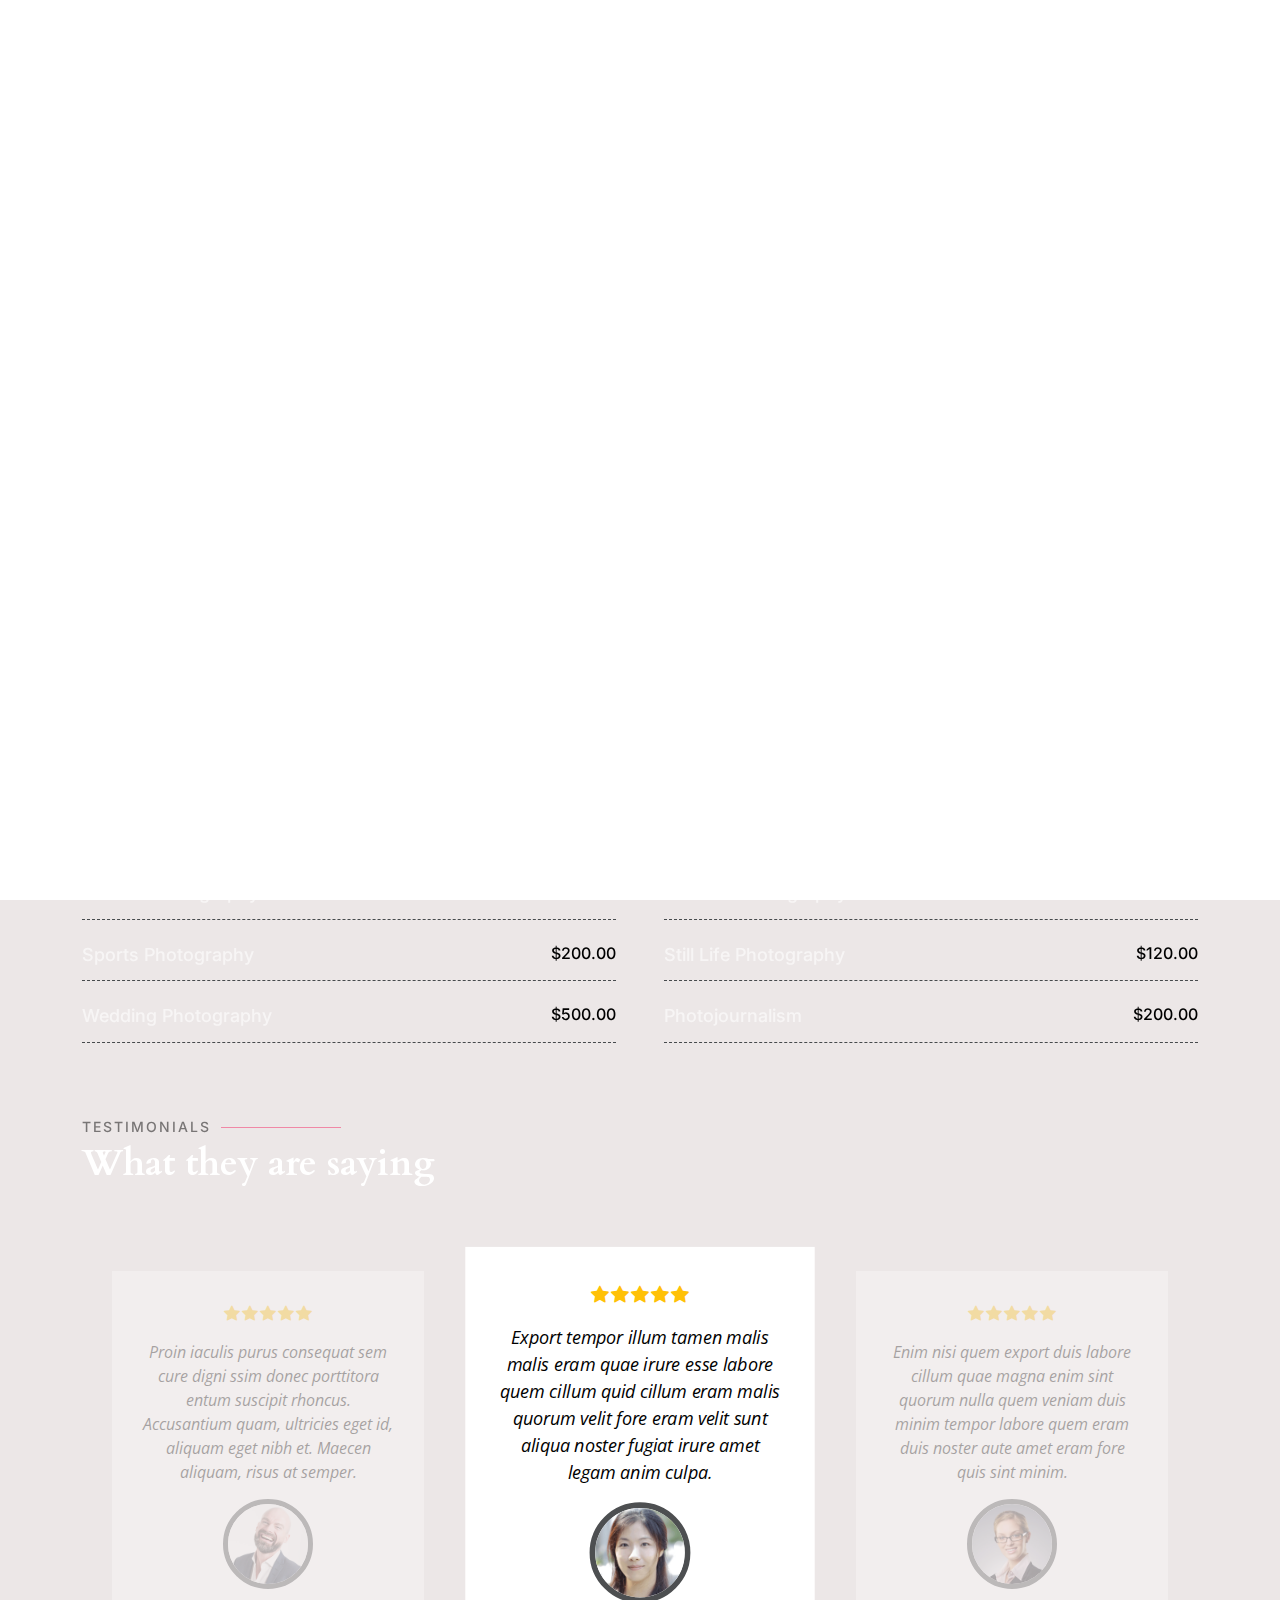
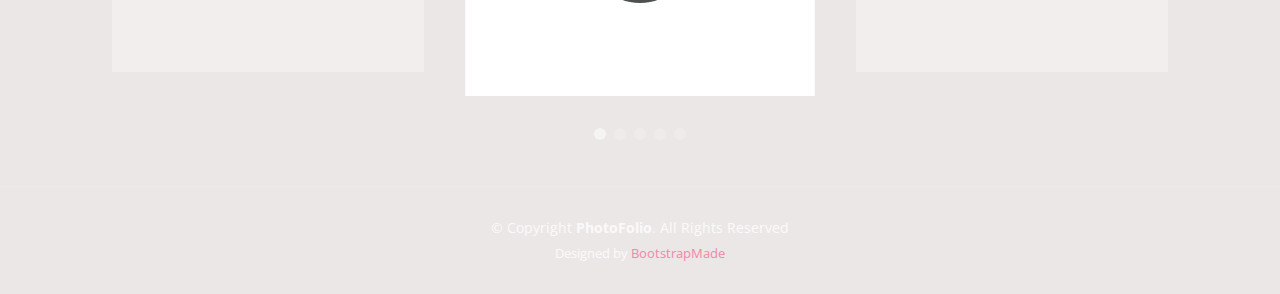
<file: services.html>
<!DOCTYPE html>
<html lang="en">

<head>
  <meta charset="utf-8">
  <meta content="width=device-width, initial-scale=1.0" name="viewport">

  <title>PhotoFolio Bootstrap Template - Services</title>
  <meta content="" name="description">
  <meta content="" name="keywords">

  <!-- Favicons -->
  <link href="assets/img/favicon.png" rel="icon">
  <link href="assets/img/apple-touch-icon.png" rel="apple-touch-icon">

  <!-- Google Fonts -->
  <link rel="preconnect" href="https://fonts.googleapis.com">
  <link rel="preconnect" href="https://fonts.gstatic.com" crossorigin>
  <link href="https://fonts.googleapis.com/css2?family=Open+Sans:ital,wght@0,300;0,400;0,500;0,600;0,700;1,300;1,400;1,600;1,700&family=Inter:ital,wght@0,300;0,400;0,500;0,600;0,700;1,300;1,400;1,500;1,600;1,700&family=Cardo:ital,wght@0,400;0,700;1,400&display=swap" rel="stylesheet">

  <!-- Vendor CSS Files -->
  <link href="assets/vendor/bootstrap/css/bootstrap.min.css" rel="stylesheet">
  <link href="assets/vendor/bootstrap-icons/bootstrap-icons.css" rel="stylesheet">
  <link href="assets/vendor/swiper/swiper-bundle.min.css" rel="stylesheet">
  <link href="assets/vendor/glightbox/css/glightbox.min.css" rel="stylesheet">
  <link href="assets/vendor/aos/aos.css" rel="stylesheet">

  <!-- Template Main CSS File -->
  <link href="assets/css/main.css" rel="stylesheet">

  <!-- =======================================================
  * Template Name: PhotoFolio
  * Updated: Mar 10 2023 with Bootstrap v5.2.3
  * Template URL: https://bootstrapmade.com/photofolio-bootstrap-photography-website-template/
  * Author: BootstrapMade.com
  * License: https://bootstrapmade.com/license/
  ======================================================== -->
</head>

<body>

  <!-- ======= Header ======= -->
  <header id="header" class="header d-flex align-items-center fixed-top">
    <div class="container-fluid d-flex align-items-center justify-content-between">

      <a href="index.html" class="logo d-flex align-items-center  me-auto me-lg-0">
        <!-- Uncomment the line below if you also wish to use an image logo -->
        <!-- <img src="assets/img/logo.png" alt=""> -->
        <i class="bi bi-camera"></i>
        <h1>PhotoFolio</h1>
      </a>

      <nav id="navbar" class="navbar">
        <ul>
          <li><a href="index.html">Home</a></li>
          <li><a href="about.html">About</a></li>
          <li class="dropdown"><a href="#"><span>Gallery</span> <i class="bi bi-chevron-down dropdown-indicator"></i></a>
            <ul>
              <li><a href="gallery.html">Nature</a></li>
              <li><a href="gallery.html">People</a></li>
              <li><a href="gallery.html">Architecture</a></li>
              <li><a href="gallery.html">Animals</a></li>
              <li><a href="gallery.html">Sports</a></li>
              <li><a href="gallery.html">Travel</a></li>
              <li class="dropdown"><a href="#"><span>Sub Menu</span> <i class="bi bi-chevron-down dropdown-indicator"></i></a>
                <ul>
                  <li><a href="#">Sub Menu 1</a></li>
                  <li><a href="#">Sub Menu 2</a></li>
                  <li><a href="#">Sub Menu 3</a></li>
                </ul>
              </li>
            </ul>
          </li>
          <li><a href="services.html" class="active">Services</a></li>
          <li><a href="contact.html">Contact</a></li>
        </ul>
      </nav><!-- .navbar -->

      <div class="header-social-links">
        <a href="#" class="twitter"><i class="bi bi-twitter"></i></a>
        <a href="#" class="facebook"><i class="bi bi-facebook"></i></a>
        <a href="#" class="instagram"><i class="bi bi-instagram"></i></a>
        <a href="#" class="linkedin"><i class="bi bi-linkedin"></i></i></a>
      </div>
      <i class="mobile-nav-toggle mobile-nav-show bi bi-list"></i>
      <i class="mobile-nav-toggle mobile-nav-hide d-none bi bi-x"></i>

    </div>
  </header><!-- End Header -->

  <main id="main" data-aos="fade" data-aos-delay="1500">

    <!-- ======= End Page Header ======= -->
    <div class="page-header d-flex align-items-center">
      <div class="container position-relative">
        <div class="row d-flex justify-content-center">
          <div class="col-lg-6 text-center">
            <h2>Services</h2>
            <p>Odio et unde deleniti. Deserunt numquam exercitationem. Officiis quo odio sint voluptas consequatur ut a odio voluptatem. Sit dolorum debitis veritatis natus dolores. Quasi ratione sint. Sit quaerat ipsum dolorem.</p>

            <a class="cta-btn" href="contact.html">Available for hire</a>

          </div>
        </div>
      </div>
    </div><!-- End Page Header -->

    <!-- ======= Services Section ======= -->
    <section id="services" class="services">
      <div class="container">

        <div class="row gy-4">

          <div class="col-xl-3 col-md-6 d-flex">
            <div class="service-item position-relative">
              <i class="bi bi-activity"></i>
              <h4><a href="" class="stretched-link">Lorem Ipsum</a></h4>
              <p>Voluptatum deleniti atque corrupti quos dolores et quas molestias excepturi</p>
            </div>
          </div><!-- End Service Item -->

          <div class="col-xl-3 col-md-6 d-flex">
            <div class="service-item position-relative">
              <i class="bi bi-bounding-box-circles"></i>
              <h4><a href="" class="stretched-link">Sed ut perspici</a></h4>
              <p>Duis aute irure dolor in reprehenderit in voluptate velit esse cillum dolore</p>
            </div>
          </div><!-- End Service Item -->

          <div class="col-xl-3 col-md-6 d-flex">
            <div class="service-item position-relative">
              <i class="bi bi-calendar4-week"></i>
              <h4><a href="" class="stretched-link">Magni Dolores</a></h4>
              <p>Excepteur sint occaecat cupidatat non proident, sunt in culpa qui officia</p>
            </div>
          </div><!-- End Service Item -->

          <div class="col-xl-3 col-md-6 d-flex">
            <div class="service-item position-relative">
              <i class="bi bi-broadcast"></i>
              <h4><a href="" class="stretched-link">Nemo Enim</a></h4>
              <p>At vero eos et accusamus et iusto odio dignissimos ducimus qui blanditiis</p>
            </div>
          </div><!-- End Service Item -->

        </div>

      </div>
    </section><!-- End Services Section -->

    <!-- ======= Pricing Section ======= -->
    <section id="pricing" class="pricing">
      <div class="container">

        <div class="section-header">
          <h2>Prices</h2>
          <p>Check my adorable pricing</p>
        </div>

        <div class="row gy-4 gx-lg-5">

          <div class="col-lg-6">
            <div class="pricing-item d-flex justify-content-between">
              <h3>Portrait Photography</h3>
              <h4>$160.00</h4>
            </div>
          </div><!-- End Pricing Item -->

          <div class="col-lg-6">
            <div class="pricing-item d-flex justify-content-between">
              <h3>Fashion Photography</h3>
              <h4>$300.00</h4>
            </div>
          </div><!-- End Pricing Item -->

          <div class="col-lg-6">
            <div class="pricing-item d-flex justify-content-between">
              <h3>Sports Photography</h3>
              <h4>$200.00</h4>
            </div>
          </div><!-- End Pricing Item -->

          <div class="col-lg-6">
            <div class="pricing-item d-flex justify-content-between">
              <h3>Still Life Photography</h3>
              <h4>$120.00</h4>
            </div>
          </div><!-- End Pricing Item -->

          <div class="col-lg-6">
            <div class="pricing-item d-flex justify-content-between">
              <h3>Wedding Photography</h3>
              <h4>$500.00</h4>
            </div>
          </div><!-- End Pricing Item -->

          <div class="col-lg-6">
            <div class="pricing-item d-flex justify-content-between">
              <h3>Photojournalism</h3>
              <h4>$200.00</h4>
            </div>
          </div><!-- End Pricing Item -->

        </div>
    </section><!-- End Pricing Section -->

    <!-- ======= Testimonials Section ======= -->
    <section id="testimonials" class="testimonials">
      <div class="container">

        <div class="section-header">
          <h2>Testimonials</h2>
          <p>What they are saying</p>
        </div>

        <div class="slides-3 swiper">
          <div class="swiper-wrapper">

            <div class="swiper-slide">
              <div class="testimonial-item">
                <div class="stars">
                  <i class="bi bi-star-fill"></i><i class="bi bi-star-fill"></i><i class="bi bi-star-fill"></i><i class="bi bi-star-fill"></i><i class="bi bi-star-fill"></i>
                </div>
                <p>
                  Proin iaculis purus consequat sem cure digni ssim donec porttitora entum suscipit rhoncus. Accusantium quam, ultricies eget id, aliquam eget nibh et. Maecen aliquam, risus at semper.
                </p>
                <div class="profile mt-auto">
                  <img src="assets/img/testimonials/testimonials-1.jpg" class="testimonial-img" alt="">
                  <h3>Saul Goodman</h3>
                  <h4>Ceo &amp; Founder</h4>
                </div>
              </div>
            </div><!-- End testimonial item -->

            <div class="swiper-slide">
              <div class="testimonial-item">
                <div class="stars">
                  <i class="bi bi-star-fill"></i><i class="bi bi-star-fill"></i><i class="bi bi-star-fill"></i><i class="bi bi-star-fill"></i><i class="bi bi-star-fill"></i>
                </div>
                <p>
                  Export tempor illum tamen malis malis eram quae irure esse labore quem cillum quid cillum eram malis quorum velit fore eram velit sunt aliqua noster fugiat irure amet legam anim culpa.
                </p>
                <div class="profile mt-auto">
                  <img src="assets/img/testimonials/testimonials-2.jpg" class="testimonial-img" alt="">
                  <h3>Sara Wilsson</h3>
                  <h4>Designer</h4>
                </div>
              </div>
            </div><!-- End testimonial item -->

            <div class="swiper-slide">
              <div class="testimonial-item">
                <div class="stars">
                  <i class="bi bi-star-fill"></i><i class="bi bi-star-fill"></i><i class="bi bi-star-fill"></i><i class="bi bi-star-fill"></i><i class="bi bi-star-fill"></i>
                </div>
                <p>
                  Enim nisi quem export duis labore cillum quae magna enim sint quorum nulla quem veniam duis minim tempor labore quem eram duis noster aute amet eram fore quis sint minim.
                </p>
                <div class="profile mt-auto">
                  <img src="assets/img/testimonials/testimonials-3.jpg" class="testimonial-img" alt="">
                  <h3>Jena Karlis</h3>
                  <h4>Store Owner</h4>
                </div>
              </div>
            </div><!-- End testimonial item -->

            <div class="swiper-slide">
              <div class="testimonial-item">
                <div class="stars">
                  <i class="bi bi-star-fill"></i><i class="bi bi-star-fill"></i><i class="bi bi-star-fill"></i><i class="bi bi-star-fill"></i><i class="bi bi-star-fill"></i>
                </div>
                <p>
                  Fugiat enim eram quae cillum dolore dolor amet nulla culpa multos export minim fugiat minim velit minim dolor enim duis veniam ipsum anim magna sunt elit fore quem dolore labore illum veniam.
                </p>
                <div class="profile mt-auto">
                  <img src="assets/img/testimonials/testimonials-4.jpg" class="testimonial-img" alt="">
                  <h3>Matt Brandon</h3>
                  <h4>Freelancer</h4>
                </div>
              </div>
            </div><!-- End testimonial item -->

            <div class="swiper-slide">
              <div class="testimonial-item">
                <div class="stars">
                  <i class="bi bi-star-fill"></i><i class="bi bi-star-fill"></i><i class="bi bi-star-fill"></i><i class="bi bi-star-fill"></i><i class="bi bi-star-fill"></i>
                </div>
                <p>
                  Quis quorum aliqua sint quem legam fore sunt eram irure aliqua veniam tempor noster veniam enim culpa labore duis sunt culpa nulla illum cillum fugiat legam esse veniam culpa fore nisi cillum quid.
                </p>
                <div class="profile mt-auto">
                  <img src="assets/img/testimonials/testimonials-5.jpg" class="testimonial-img" alt="">
                  <h3>John Larson</h3>
                  <h4>Entrepreneur</h4>
                </div>
              </div>
            </div><!-- End testimonial item -->

          </div>
          <div class="swiper-pagination"></div>
        </div>

      </div>
    </section><!-- End Testimonials Section -->

  </main><!-- End #main -->

  <!-- ======= Footer ======= -->
  <footer id="footer" class="footer">
    <div class="container">
      <div class="copyright">
        &copy; Copyright <strong><span>PhotoFolio</span></strong>. All Rights Reserved
      </div>
      <div class="credits">
        <!-- All the links in the footer should remain intact. -->
        <!-- You can delete the links only if you purchased the pro version. -->
        <!-- Licensing information: https://bootstrapmade.com/license/ -->
        <!-- Purchase the pro version with working PHP/AJAX contact form: https://bootstrapmade.com/photofolio-bootstrap-photography-website-template/ -->
        Designed by <a href="https://bootstrapmade.com/">BootstrapMade</a>
      </div>
    </div>
  </footer><!-- End Footer -->

  <a href="#" class="scroll-top d-flex align-items-center justify-content-center"><i class="bi bi-arrow-up-short"></i></a>

  <div id="preloader">
    <div class="line"></div>
  </div>

  <!-- Vendor JS Files -->
  <script src="assets/vendor/bootstrap/js/bootstrap.bundle.min.js"></script>
  <script src="assets/vendor/swiper/swiper-bundle.min.js"></script>
  <script src="assets/vendor/glightbox/js/glightbox.min.js"></script>
  <script src="assets/vendor/aos/aos.js"></script>
  <script src="assets/vendor/php-email-form/validate.js"></script>

  <!-- Template Main JS File -->
  <script src="assets/js/main.js"></script>

</body>

</html>
</file>
<file: assets/css/main.css>
/**
* Template Name: PhotoFolio
* Updated: Mar 10 2023 with Bootstrap v5.2.3
* Template URL: https://bootstrapmade.com/photofolio-bootstrap-photography-website-template/
* Author: BootstrapMade.com
* License: https://bootstrapmade.com/license/
*/

/*--------------------------------------------------------------
# Set main reusable colors and fonts using CSS variables
# Learn more about CSS variables at https://developer.mozilla.org/en-US/docs/Web/CSS/Using_CSS_custom_properties
--------------------------------------------------------------*/
/* Fonts */
:root {
  --font-default: "Open Sans", system-ui, -apple-system, "Segoe UI", Roboto,
    "Helvetica Neue", Arial, "Noto Sans", "Liberation Sans", sans-serif,
    "Apple Color Emoji", "Segoe UI Emoji", "Segoe UI Symbol", "Noto Color Emoji";
  --font-primary: "Inter", sans-serif;
  --font-secondary: "Cardo", sans-serif;
}

/* Colors */
:root {
  --color-default: #000000;
  --color-primary: #f088a6;
  --color-secondary: #ffffff;
}

/* Smooth scroll behavior */
:root {
  scroll-behavior: smooth;
}

/*--------------------------------------------------------------
# General
--------------------------------------------------------------*/
body {
  font-family: var(--font-default);
  color: var(--color-default);
  background-color: #ece7e7;
}

a {
  color: var(--color-primary);
  text-decoration: none;
}

a:hover {
  color: #e5163c;
  text-decoration: none;
}

h1,
h2,
h3,
h4,
h5,
h6 {
  font-family: var(--font-primary);
}

/*--------------------------------------------------------------
# Sections & Section Header
--------------------------------------------------------------*/
.section-header {
  padding-bottom: 40px;
}

.section-header h2 {
  font-size: 14px;
  font-weight: 500;
  padding: 0;
  line-height: 1px;
  margin: 0 0 5px 0;
  letter-spacing: 2px;
  text-transform: uppercase;
  color: rgba(44, 42, 42, 0.6);
  font-family: var(--font-primary);
}

.section-header h2::after {
  content: "";
  width: 120px;
  height: 1px;
  display: inline-block;
  background: #f088a6;
  margin: 4px 10px;
}

.section-header p {
  margin: 0;
  margin: 0;
  font-size: 36px;
  font-weight: 700;
  font-family: var(--font-secondary);
  color: #fff;
}

/*--------------------------------------------------------------
# Page Header
--------------------------------------------------------------*/
.page-header {
  padding: 120px 0 60px 0;
  min-height: 30vh;
  position: relative;
}

.page-header h2 {
  font-size: 56px;
  font-weight: 500;
  color: #000000;
  font-family: var(--font-secondary);
}

@media (max-width: 768px) {
  .page-header h2 {
    font-size: 36px;
  }
}

.page-header p {
  color: rgba(0, 0, 0, 0.8);
}

.page-header .cta-btn {
  font-family: var(--font-primary);
  font-weight: 400;
  font-size: 14px;
  display: inline-block;
  padding: 12px 40px;
  border-radius: 4px;
  letter-spacing: 1px;
  text-transform: uppercase;
  transition: 0.3s;
  color: #000000;
  background: var(--color-primary);
}

.page-header .cta-btn:hover {
  background: #e5163c;
}

/*--------------------------------------------------------------
# Scroll top button
--------------------------------------------------------------*/
.scroll-top {
  position: fixed;
  visibility: hidden;
  opacity: 0;
  right: 15px;
  bottom: -15px;
  z-index: 99999;
  background: var(--color-primary);
  width: 44px;
  height: 44px;
  border-radius: 50px;
  transition: all 0.4s;
}

.scroll-top i {
  font-size: 24px;
  color: #000000;
  line-height: 0;
}

.scroll-top:hover {
  background: #e5163c;
  color: #000000;
}

.scroll-top.active {
  visibility: visible;
  opacity: 1;
  bottom: 15px;
}

/*--------------------------------------------------------------
# Preloader
--------------------------------------------------------------*/
#preloader {
  display: flex;
  position: fixed;
  inset: 0;
  width: 100%;
  height: 100vh;
  z-index: 99999;
}

#preloader:before,
#preloader:after {
  content: "";
  background-color: var(--color-secondary);
  position: absolute;
  inset: 0;
  width: 50%;
  height: 100%;
  transition: all 0.3s ease 0s;
  z-index: -1;
}

#preloader:after {
  left: auto;
  right: 0;
}

#preloader .line {
  position: relative;
  overflow: hidden;
  margin: auto;
  width: 1px;
  height: 280px;
  transition: all 0.8s ease 0s;
}

#preloader .line:before {
  content: "";
  position: absolute;
  background-color: #000000;
  left: 0;
  top: 50%;
  width: 1px;
  height: 0%;
  transform: translateY(-50%);
  animation: lineincrease 1000ms ease-in-out 0s forwards;
}

#preloader .line:after {
  content: "";
  position: absolute;
  background-color: #999;
  left: 0;
  top: 0;
  width: 1px;
  height: 100%;
  transform: translateY(-100%);
  animation: linemove 1200ms linear 0s infinite;
  animation-delay: 2000ms;
}

#preloader.loaded .line {
  opacity: 0;
  height: 100% !important;
}

#preloader.loaded .line:after {
  opacity: 0;
}

#preloader.loaded:before,
#preloader.loaded:after {
  animation: preloaderfinish 300ms ease-in-out 500ms forwards;
}

@keyframes lineincrease {
  0% {
    height: 0%;
  }

  100% {
    height: 100%;
  }
}

@keyframes linemove {
  0% {
    transform: translateY(200%);
  }

  100% {
    transform: translateY(-100%);
  }
}

@keyframes preloaderfinish {
  0% {
    width: 5 0%;
  }

  100% {
    width: 0%;
  }
}

/*--------------------------------------------------------------
# Header
--------------------------------------------------------------*/
.header {
  transition: all 0.5s;
  z-index: 997;
  padding: 0px 0;
  background-color: rgba(255, 255, 255, 0.67);
}

.header .logo {
  transition: 0.3s;
}

.header .logo img {
  max-height: 60px;
  margin-right: 8px;
}

.header .logo h1 {
  font-size: 33px;
  margin: 0;
  font-weight: 700;
  color: #e5163c;
  font-family: var(--font-secondary);
}

.header .logo i {
  font-size: 32px;
  margin-right: 8px;
  line-height: 0;
}

@media (max-width: 575px) {
  .header .logo h1 {
    font-size: 26px;
  }

  .header .logo i {
    font-size: 24px;
  }
}

.header .header-social-links {
  padding-right: 15px;
}

.header .header-social-links a {
  color: rgba(0, 0, 0, 0.5);
  padding-left: 15px;
  display: inline-block;
  line-height: 0px;
  transition: 0.3s;
  font-size: 16px;
}

.header a:hover {
  color: #000000;
}

@media (max-width: 575px) {
  .header .header-social-links a {
    padding-left: 5px;
  }
}

/*--------------------------------------------------------------
# Desktop Navigation
--------------------------------------------------------------*/
@media (min-width: 1280px) {
  .navbar {
    padding: 0;
  }

  .navbar ul {
    margin: 0;
    padding: 0;
    list-style: none;
    align-items: left;
  }

  .navbar .dropdown-menu.wide {
    width: 700px;
  }
  .navul {
    margin-left: 2000px;
  }

  .navbar > ul {
    display: flex;
  }

  .navbar li {
    position: relative;
  }

  .navbar a,
  .navbar a:focus {
    display: flex;
    align-items: left;
    justify-content: space-between;
    padding: 10px 0 10px 30px;
    font-family: var(--font-primary);
    text-transform: uppercase;
    letter-spacing: 1px;
    font-size: 13px;
    font-weight: 400;
    color: #e5163c;
    white-space: nowrap;
    transition: 0.3s;
  }

  .navbar a i,
  .navbar a:focus i {
    font-size: 12px;
    line-height: 0;
    margin-left: 5px;
  }

  .navbar a:hover,
  .navbar .active,
  .navbar .active:focus,
  .navbar li:hover > a {
    color: #e5163c;
    font-weight: 700;
  }

  .navbar .dropdown .dropdown-menu {
    display: block;
    position: absolute;
    left: 14px;
    top: calc(100% + 30px);
    margin: 0;
    padding: 10px 0;
    z-index: 99;
    opacity: 0;
    visibility: hidden;
    background: rgba(255, 255, 255, 0.73);
    transition: 0.3s;
    border-radius: 4px;
  }

  .navbar .dropdown .dropdown-menu li {
    min-width: 200px;
  }

  .navbar .dropdown .dropdown-menu a {
    padding: 10px 20px;
    font-size: 15px;
    text-transform: none;
    font-weight: 400;
  }

  .navbar .dropdown .dropdown-menu a i {
    font-size: 12px;
  }

  .navbar .dropdown .dropdown-menu a:hover,
  .navbar .dropdown .dropdown-menu .active:hover,
  .navbar .dropdown .dropdown-menu li:hover > a {
    color: #000000;
  }

  .navbar .dropdown:hover > .dropdown-menu {
    opacity: 1;
    top: 145%;
    visibility: visible;
  }

  .navbar .dropdown .dropdown .dropdown-menu {
    top: 0;
    left: calc(100% - 30px);
    visibility: hidden;
  }

  .navbar .dropdown .dropdown:hover > .dropdown-menu {
    opacity: 1;
    top: 0;
    left: 100%;
    visibility: visible;
  }
}

@media (min-width: 1280px) and (max-width: 1366px) {
  .navbar .dropdown .dropdown .dropdown-menu {
    left: -90%;
  }

  .navbar .dropdown .dropdown:hover > .dropdown-menu {
    left: -100%;
  }
}

@media (min-width: 1280px) {
  .mobile-nav-show,
  .mobile-nav-hide {
    display: none;
  }
}

/*--------------------------------------------------------------
# Mobile Navigation
--------------------------------------------------------------*/
@media (max-width: 1279px) {
  .navbar {
    position: fixed;
    top: 0;
    right: -100%;
    width: 100%;
    max-width: 400px;
    bottom: 0;
    transition: 0.3s;
    z-index: 9997;
  }

  .navbar > ul {
    position: absolute;
    inset: 0;
    padding: 50px 0 10px 0;
    margin: 0;
    background: rgba(255, 255, 255, 0.9);
    overflow-y: auto;
    transition: 0.3s;
    z-index: 9998;
  }

  .navbar .dropdown-menu.wide .row {
    flex-direction: column;
  }

  .navbar a,
  .navbar a:focus {
    display: flex;
    align-items: center;
    justify-content: space-between;
    padding: 10px 20px;
    font-family: var(--font-primary);
    font-size: 13px;
    text-transform: uppercase;
    font-weight: 400;
    color: rgba(86, 86, 86, 0.5);
    letter-spacing: 1px;
    white-space: nowrap;
    transition: 0.3s;
  }

  .navbar a i,
  .navbar a:focus i {
    font-size: 12px;
    line-height: 0;
    margin-left: 5px;
  }

  .navbar a:hover,
  .navbar .active,
  .navbar .active:focus,
  .navbar li:hover > a {
    color: #000000;
  }

  .navbar .dropdown .dropdown-menu,
  .navbar .dropdown .dropdown .dropdown-menu {
    position: static;
    display: none;
    padding: 10px 0;
    margin: 10px 20px;
    transition: all 0.5s ease-in-out;
    border: 1px solid rgb(255, 255, 255);
  }

  .navbar .dropdown > .dropdown-active,
  .navbar .dropdown .dropdown > .dropdown-active {
    display: block;
  }

  .mobile-nav-show {
    color: #000000;
    font-size: 28px;
    cursor: pointer;
    line-height: 0;
    transition: 0.5s;
    z-index: 9999;
    margin: 0 10px 0 10px;
  }

  .mobile-nav-hide {
    color: #000000;
    font-size: 32px;
    cursor: pointer;
    line-height: 0;
    transition: 0.5s;
    position: fixed;
    right: 20px;
    top: 20px;
    z-index: 9999;
  }

  .mobile-nav-active {
    overflow: hidden;
  }

  .mobile-nav-active .navbar {
    right: 0;
  }

  .mobile-nav-active .navbar:before {
    content: "";
    position: fixed;
    inset: 0;
    background: rgba(22, 23, 24, 0.8);
    z-index: 9996;
  }
}
/*--------------------------------------------------------------
# About Section
--------------------------------------------------------------*/
.about .content h2 {
  font-weight: 700;
  font-size: 24px;
  color: var(--color-primary);
}

.about .content ul {
  list-style: none;
  padding: 0;
}

.about .content ul li {
  margin-bottom: 20px;
  display: flex;
  align-items: center;
}

.about .content ul strong {
  margin-right: 10px;
}

.about .content ul i {
  font-size: 16px;
  margin-right: 5px;
  color: var(--color-primary);
  line-height: 0;
}

/*--------------------------------------------------------------
# Testimonials Section
--------------------------------------------------------------*/
.testimonials {
  margin-top: 80px;
}

.testimonials .testimonial-item {
  box-sizing: content-box;
  padding: 30px;
  margin: 40px 30px;
  background: var(--color-secondary);
  min-height: 320px;
  display: flex;
  flex-direction: column;
  text-align: center;
  transition: 0.3s;
}

.testimonials .testimonial-item .stars {
  margin-bottom: 15px;
}

.testimonials .testimonial-item .stars i {
  color: #ffc107;
  margin: 0 1px;
}

.testimonials .testimonial-item .testimonial-img {
  width: 90px;
  border-radius: 50%;
  border: 5px solid #4d4f51;
  margin: 0 auto;
}

.testimonials .testimonial-item h3 {
  font-size: 18px;
  font-weight: bold;
  margin: 10px 0 5px 0;
  color: #fff;
}

.testimonials .testimonial-item h4 {
  font-size: 14px;
  color: rgba(255, 255, 255, 0.5);
  margin: 0;
}

.testimonials .testimonial-item p {
  font-style: italic;
  margin: 0 auto 15px auto;
}

.testimonials .swiper-pagination {
  margin-top: 20px;
  position: relative;
}

.testimonials .swiper-pagination .swiper-pagination-bullet {
  width: 12px;
  height: 12px;
  background-color: rgba(255, 255, 255, 0.2);
  opacity: 1;
}

.testimonials .swiper-pagination .swiper-pagination-bullet-active {
  background-color: rgba(255, 255, 255, 0.5);
}

.testimonials .swiper-slide {
  opacity: 0.3;
}

@media (max-width: 1199px) {
  .testimonials .swiper-slide-active {
    opacity: 1;
  }

  .testimonials .swiper-pagination {
    margin-top: 0;
  }

  .testimonials .testimonial-item {
    margin: 40px 20px;
  }
}

@media (min-width: 1200px) {
  .testimonials .swiper-slide-next {
    opacity: 1;
    transform: scale(1.12);
  }
}

/*--------------------------------------------------------------
# Pricing Section
--------------------------------------------------------------*/
.gallery {
  margin-top: 40px;
}

.gallery .gallery-item {
  position: relative;
  overflow: hidden;
  border-radius: 10px;
}
.gallery-item {
  position: relative;
  height: 200px;
  background-size: cover;
  background-position: center;
  transition: transform 0.2s ease-out;
}

.gallery-overlay {
  position: absolute;
  top: 0;
  left: 0;
  width: 100%;
  height: 100%;
  display: flex;
  justify-content: center;
  align-items: center;
  background-color: rgba(0, 0, 0, 0.5);
  opacity: 0;
  transition: opacity 0.2s ease-out;
}

.gallery-overlay-title {
  color: #fff;
}

.gallery-item:hover {
  transform: scale(1.1);
}

.gallery-item:hover .gallery-overlay {
  opacity: 1;
}
.hero {
  background-size: cover;
  background-position: center;
  height: 70vh;
  display: flex;
  align-items: center;
  justify-content: center;
  position: relative;
}

/*--------------------------------------------------------------
# Gallery Single Section
--------------------------------------------------------------*/
.gallery-single .portfolio-details-slider img {
  width: 100%;
}

.gallery-single
  .portfolio-details-slider
  .swiper-pagination
  .swiper-pagination-bullet {
  width: 12px;
  height: 12px;
  background-color: rgba(255, 255, 255, 0.7);
  opacity: 1;
}

.gallery-single
  .portfolio-details-slider
  .swiper-pagination
  .swiper-pagination-bullet-active {
  background-color: var(--color-primary);
}

.gallery-single .swiper-button-prev,
.gallery-single .swiper-button-next {
  width: 48px;
  height: 48px;
}

.gallery-single .swiper-button-prev:after,
.gallery-single .swiper-button-next:after {
  color: rgba(255, 255, 255, 0.8);
  background-color: rgba(0, 0, 0, 0.2);
  font-size: 24px;
  border-radius: 50%;
  width: 48px;
  height: 48px;
  display: flex;
  align-items: center;
  justify-content: center;
  transition: 0.3s;
}

.gallery-single .swiper-button-prev:hover:after,
.gallery-single .swiper-button-next:hover:after {
  background-color: rgba(0, 0, 0, 0.6);
}

@media (max-width: 575px) {
  .gallery-single .swiper-button-prev,
  .gallery-single .swiper-button-next {
    display: none;
  }
}

.gallery-single .portfolio-info h3 {
  font-size: 22px;
  font-weight: 700;
  margin-bottom: 20px;
  padding-bottom: 20px;
  position: relative;
  font-family: var(--font-secondary);
}

.gallery-single .portfolio-info h3:after {
  content: "";
  position: absolute;
  display: block;
  width: 50px;
  height: 3px;
  background: var(--color-primary);
  left: 0;
  bottom: 0;
}

.gallery-single .portfolio-info ul {
  list-style: none;
  padding: 0;
  font-size: 15px;
}

.gallery-single .portfolio-info ul li {
  display: flex;
  flex-direction: column;
  padding-bottom: 15px;
}

.gallery-single .portfolio-info ul strong {
  text-transform: uppercase;
  font-weight: 400;
  color: #6b7075;
  font-size: 14px;
}

.gallery-single .portfolio-info .btn-visit {
  padding: 8px 40px;
  background: var(--color-primary);
  color: #fff;
  border-radius: 50px;
  transition: 0.3s;
}

.gallery-single .portfolio-info .btn-visit:hover {
  background: #e5163c;
}

.gallery-single .portfolio-description h2 {
  font-size: 26px;
  font-weight: 700;
  margin-bottom: 20px;
  color: #fff;
  font-family: var(--font-secondary);
}

.gallery-single .portfolio-description p {
  padding: 0;
}

.gallery-single .portfolio-description .testimonial-item {
  padding: 30px 30px 0 30px;
  position: relative;
  background: var(--color-secondary);
  height: 100%;
  margin-bottom: 50px;
}

.gallery-single .portfolio-description .testimonial-item .testimonial-img {
  width: 90px;
  border-radius: 50px;
  border: 6px solid #2e3133;
  float: left;
  margin: 0 10px 0 0;
}

.gallery-single .portfolio-description .testimonial-item h3 {
  font-size: 18px;
  font-weight: bold;
  margin: 15px 0 5px 0;
  padding-top: 20px;
}

.gallery-single .portfolio-description .testimonial-item h4 {
  font-size: 14px;
  color: rgba(255, 255, 255, 0.6);
  margin: 0;
}

.gallery-single .portfolio-description .testimonial-item .quote-icon-left,
.gallery-single .portfolio-description .testimonial-item .quote-icon-right {
  color: #f088a6;
  font-size: 26px;
  line-height: 0;
}

.gallery-single .portfolio-description .testimonial-item .quote-icon-left {
  display: inline-block;
  left: -5px;
  position: relative;
}

.gallery-single .portfolio-description .testimonial-item .quote-icon-right {
  display: inline-block;
  right: -5px;
  position: relative;
  top: 10px;
  transform: scale(-1, -1);
}

.gallery-single .portfolio-description .testimonial-item p {
  font-style: italic;
  margin: 0 0 15px 0 0 0;
  padding: 0;
}

/*--------------------------------------------------------------
# Services Section
--------------------------------------------------------------*/
.services .service-item {
  padding: 50px 30px;
  transition: all ease-in-out 0.4s;
  background: var(--color-secondary);
  height: 100%;
  overflow: hidden;
  z-index: 1;
}

.services .service-item:before {
  content: "";
  position: absolute;
  background: #28292a;
  top: -200px;
  transition: all 0.3s;
  z-index: -1;
}

.services .service-item i {
  background: var(--color-primary);
  color: #fff;
  font-size: 24px;
  transition: 0.3s;
  display: flex;
  align-items: center;
  justify-content: center;
  width: 56px;
  height: 56px;
  border-radius: 50%;
}

.services .service-item h4 {
  font-weight: 600;
  margin: 15px 0 0 0;
  transition: 0.3s;
  font-size: 20px;
}

.services .service-item h4 a {
  color: #fff;
}

.services .service-item p {
  line-height: 24px;
  font-size: 14px;
  margin: 15px 0 0 0;
}

.services .service-item:hover:before {
  background: var(--color-primary);
  right: 0;
  top: 0;
  width: 100%;
  height: 100%;
  border-radius: 0px;
}

.services .service-item:hover h4 a,
.services .service-item:hover p {
  color: #fff;
}

.services .service-item:hover i {
  background: #fff;
  color: var(--color-primary);
}

/*--------------------------------------------------------------
# Pricing Section
--------------------------------------------------------------*/
.pricing {
  margin-top: 80px;
}

.pricing .pricing-item {
  border-bottom: 1px dashed #474a4d;
  width: 100%;
  height: 100%;
  padding: 0 0 15px 0;
}

.pricing .pricing-item h3 {
  margin: 0;
  font-size: 18px;
  font-weight: 500;
  color: rgba(255, 255, 255, 0.6);
}

.pricing .pricing-item h4 {
  margin: 0;
  font-size: 16px;
}

/*--------------------------------------------------------------
# Contact Section
--------------------------------------------------------------*/
.contact .info-item + .info-item {
  margin-top: 40px;
}

.contact .info-item i {
  font-size: 20px;
  color: var(--color-primary);
  float: left;
  width: 44px;
  height: 44px;
  background: #222425;
  display: flex;
  justify-content: center;
  align-items: center;
  border-radius: 50px;
  transition: all 0.3s ease-in-out;
  margin-right: 15px;
}

.contact .info-item h4 {
  padding: 0;
  font-size: 20px;
  font-weight: 600;
  margin-bottom: 5px;
  color: rgba(7, 7, 7, 0.5);
}

.contact .info-item p {
  padding: 0;
  margin-bottom: 0;
  font-size: 14px;
  color: #000000;
}

.contact .info-item:hover i {
  background: var(--color-primary);
  color: #fff;
}

.contact .php-email-form {
  width: 100%;
}

.contact .php-email-form .form-group {
  padding-bottom: 8px;
}

.contact .php-email-form .error-message {
  display: none;
  color: #fff;
  background: #df1529;
  text-align: left;
  padding: 15px;
  font-weight: 600;
}

.contact .php-email-form .error-message br + br {
  margin-top: 25px;
}

.contact .php-email-form .sent-message {
  display: none;
  color: #fff;
  background: var(--color-primary);
  text-align: center;
  padding: 15px;
  font-weight: 600;
}
.titlediv {
  margin-top: 100px;
  margin-bottom: 100px;
}
.fbdiv {
  padding-top: 9px;
}

.contact .php-email-form .loading {
  display: none;
  background: var(--color-secondary);
  text-align: center;
  padding: 15px;
  color: rgba(255, 255, 255, 0.6);
}

.contact .php-email-form .loading:before {
  content: "";
  display: inline-block;
  border-radius: 50%;
  width: 24px;
  height: 24px;
  margin: 0 10px -6px 0;
  border: 3px solid var(--color-primary);
  border-top-color: var(--color-secondary);
  animation: animate-loading 1s linear infinite;
}

.contact .php-email-form input,
.contact .php-email-form textarea {
  border-radius: 4px;
  box-shadow: none;
  font-size: 14px;
  background-color: var(--color-secondary);
  border: 1px solid #2e3133;
  color: #fff;
}

.contact .php-email-form input {
  height: 44px;
}

.contact .php-email-form textarea {
  padding: 10px 12px;
}

.contact .php-email-form button[type="submit"] {
  background: var(--color-primary);
  border: 0;
  padding: 10px 35px;
  color: #fff;
  transition: 0.4s;
  border-radius: 4px;
}

.contact .php-email-form button[type="submit"]:hover {
  background: #e5163c;
}

@keyframes animate-loading {
  0% {
    transform: rotate(0deg);
  }

  100% {
    transform: rotate(360deg);
  }
}

/*--------------------------------------------------------------
# Hero Section
--------------------------------------------------------------*/
.hero {
  width: 100%;
  min-height: 30vh;
  background: #ffffff;
  background-size: cover;
  position: relative;
  padding: 140px 0 60px 0;
}

.hero h2 {
  margin: 0 0 10px 0;
  font-size: 38px;
  font-weight: 700;
  color: #b30000;
  font-family: var(--font-secondary);
}

.hero h2 span {
  position: relative;
  z-index: 1;
  padding: 0 5px;
  display: inline-block;
}

.hero h2 span:before {
  content: "";
  position: absolute;
  height: 50%;
  bottom: 0;
  left: 0;
  right: 0;
  background: var(--color-primary);
  z-index: -1;
}

.hero p {
  color: rgba(255, 255, 255, 0.6);
  margin-bottom: 30px;
  font-size: 18px;
}

.hero .btn-get-started {
  font-family: var(--font-primary);
  font-weight: 400;
  font-size: 14px;
  display: inline-block;
  padding: 12px 40px;
  border-radius: 4px;
  letter-spacing: 1px;
  text-transform: uppercase;
  transition: 0.3s;
  color: #fff;
  background: var(--color-primary);
}

.hero .btn-get-started:hover {
  background: #e5163c;
}
video {
  object-fit: cover;
  position: absolute;
  top: 0;
  left: 0;
  height: 100%;
  width: 100%;
}

@media (max-width: 768px) {
  .hero h2 {
    font-size: 32px;
  }
}
.search-group {
  transition: width 0.75s;
  margin-left: 100px;
  width: 200px;
  overflow: hidden;
  border-radius: 30px;
}

.search-group:focus-within {
  width: 80%;
}

.search-icon {
  cursor: pointer;
  border-radius: 30px 0 0 30px;
  border: 1;
  background-color: rgba(198, 29, 94, 0.596);
  color: rgba(255, 255, 255, 0.834);
}

.search-icon i {
  font-size: 1.2rem;
}

.search-input {
  border-radius: 30px;
  border: 3;
  padding-left: 15px;
  border-width: 1px;
  background-color: rgba(255, 255, 255, 0.8);
}

.search-input:focus {
  outline: 1;
}

/*--------------------------------------------------------------
# Footer
--------------------------------------------------------------*/
.footer {
  margin-top: 30px;
  padding: 30px 0;
  font-size: 14px;
  border-top: 1px solid rgba(255, 255, 255, 0.15);
}

.footer .copyright {
  text-align: center;
  color: rgba(255, 255, 255, 0.8);
}

.footer .credits {
  padding-top: 6px;
  text-align: center;
  font-size: 13px;
  color: rgba(255, 255, 255, 0.8);
}

.footer .credits a {
  color: var(--color-primary);
}
</file>
